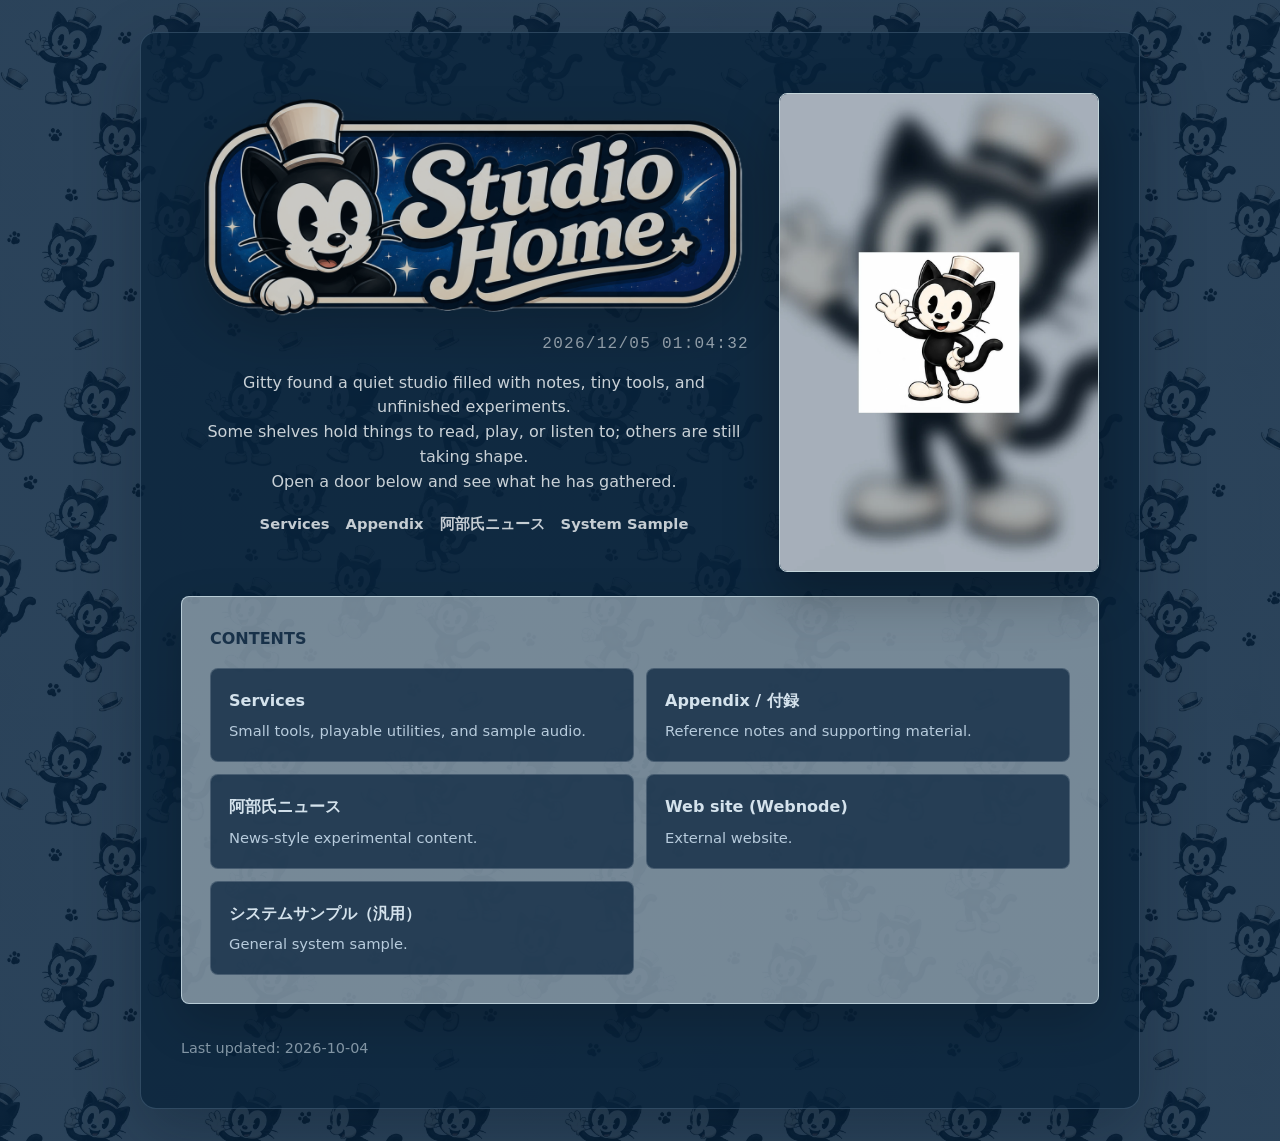
<file: index.html>
<!doctype html>
<html lang="ja">
<head>
  <meta charset="utf-8">
  <meta name="viewport" content="width=device-width, initial-scale=1">
  <title>Studio Home</title>
  <style>
    :root {
      --ink: #111820;
      --muted: #3f505b;
      --line: #bfd3dc;
      --paper: #f4fbff;
      --panel: #f8fbfd;
      --section-panel: rgba(219, 232, 238, 0.5);
      --navy: #0b3155;
      --blue: #2f86bf;
      --green: #70b866;
      --sun: #f4d35e;
    }

    * {
      box-sizing: border-box;
    }

    body {
      margin: 0;
      color: var(--ink);
      font-family: system-ui, -apple-system, BlinkMacSystemFont, "Segoe UI", sans-serif;
      line-height: 1.7;
      background:
        linear-gradient(rgba(8, 36, 63, 0.86), rgba(8, 36, 63, 0.86)),
        url("assets/pictures/site/gitty-back-staggered.webp") repeat,
        var(--navy);
      background-size: auto, 720px 720px, auto;
    }


    .hero {
      display: grid;
      grid-template-columns: minmax(0, 1fr) minmax(220px, 320px);
      gap: 12px;
      align-items: stretch;
      min-height: 0;
      padding-top: 20px;
      margin-bottom: 24px;
    }

    .hero > div {
      padding: 0 18px 20px;
      background: transparent;
    }

    .logo-wrap {
      position: relative;
      width: min(100%, 640px);
    }

    .clock {
      margin: 8px 0 0;
      padding: 0;
      color: rgba(248, 251, 253, 0.58);
      font-family: "Consolas", "SFMono-Regular", "Roboto Mono", monospace;
      font-size: clamp(0.78rem, 1.4vw, 1rem);
      letter-spacing: 0.08em;
      text-align: right;
    }

    .hero .logo {
      display: block;
      width: min(100%, 640px);
      height: auto;
      aspect-ratio: auto;
      object-fit: contain;
      opacity: 0.72;
      border: 0;
      border-radius: 0;
      box-shadow: none;
      filter: drop-shadow(0 18px 28px rgba(0, 0, 0, 0.26));
    }

    .intro {
      width: min(100%, 640px);
      margin: 12px 0 0;
      color: rgba(248, 251, 253, 0.8);
      font-size: 1rem;
      line-height: 1.55;
      text-align: center;
    }

    .quick-links {
      display: flex;
      flex-wrap: wrap;
      justify-content: center;
      gap: 8px 16px;
      width: min(100%, 640px);
      margin: 16px 0 0;
      padding: 0;
      list-style: none;
    }

    .quick-links a {
      color: rgba(248, 251, 253, 0.78);
      font-size: 0.92rem;
      font-weight: 700;
      text-decoration: none;
    }

    .quick-links a:hover,
    .quick-links a:focus-visible {
      color: #f8fbfd;
      text-decoration: underline;
      text-underline-offset: 4px;
      outline: none;
    }

    h1 {
      margin: 0;
      color: #f8fbfd;
      font-size: clamp(2.4rem, 7vw, 5rem);
      line-height: 1;
      letter-spacing: 0;
    }

    .lead {
      max-width: 34rem;
      margin: 20px 0 0;
      color: rgba(248, 251, 253, 0.78);
      font-size: 1.05rem;
    }

    .hero img {
      width: 100%;
      height: 100%;
      min-height: 0;
      object-fit: cover;
      border: 1px solid rgba(216, 232, 236, 0.9);
      border-radius: 8px;
      box-shadow: 0 22px 54px rgba(0, 0, 0, 0.28);
    }

    .contents {
      padding: 28px;
      background: var(--section-panel);
      border: 1px solid rgba(191, 211, 220, 0.9);
      border-radius: 8px;
      box-shadow: 0 18px 48px rgba(0, 0, 0, 0.18);
    }

    h2 {
      margin: 0 0 16px;
      font-size: 1rem;
      color: #183149;
      font-weight: 700;
      text-transform: uppercase;
    }

    .links {
      display: grid;
      grid-template-columns: repeat(2, minmax(0, 1fr));
      gap: 12px;
      padding: 0;
      margin: 0;
      list-style: none;
    }

    .links a {
      display: block;
      min-height: 86px;
      padding: 18px;
      color: #d4e2ec;
      text-decoration: none;
      background: rgba(8, 34, 60, 0.72);
      border: 1px solid rgba(208, 220, 230, 0.2);
      border-radius: 8px;
      transition: border-color 160ms ease, transform 160ms ease, box-shadow 160ms ease;
    }

    .links a:hover,
    .links a:focus-visible {
      border-color: rgba(232, 240, 246, 0.58);
      box-shadow: 0 10px 26px rgba(0, 0, 0, 0.18);
      transform: translateY(-2px);
      outline: none;
    }

    .label {
      display: block;
      font-weight: 700;
    }

    .note {
      display: block;
      margin-top: 4px;
      color: #b7cbdc;
      font-size: 0.92rem;
    }

    footer {
      margin-top: 32px;
      color: #8295a4;
      font-size: 0.9rem;
    }

    @media (max-width: 720px) {

      .hero {
        grid-template-columns: 1fr;
        min-height: auto;
        padding-top: 0;
        margin-bottom: 44px;
        gap: 28px;
      }

      .hero > div,
      .contents {
        padding: 16px;
      }

      .intro {
        margin-top: 18px;
      }

      .quick-links {
        margin-top: 18px;
      }

      .clock {
        font-size: 0.78rem;
      }

      .hero img {
        height: auto;
        aspect-ratio: 3 / 4;
        max-height: 360px;
      }

      .hero .logo {
        max-height: none;
      }

      .links {
        grid-template-columns: 1fr;
      }
    }
  </style>
  <link rel="stylesheet" href="assets/styles/studio.css">
</head>
<body>
  <main class="studio-page">
    <section class="hero" aria-labelledby="site-title">
      <div>
        <div class="logo-wrap">
          <img class="logo" id="site-title" src="assets/pictures/site/logo-studio-home-transparent-20260518.png" alt="Studio Home - A simple public entry point for notes, samples, and related contents.">
          <p class="clock" id="clock" aria-label="Current date and time">----/--/-- --:--:--</p>
        </div>
        <p class="intro">
          Gitty found a quiet studio filled with notes, tiny tools, and unfinished experiments.<br>
          Some shelves hold things to read, play, or listen to; others are still taking shape.<br>
          Open a door below and see what he has gathered.
        </p>
        <ul class="quick-links" aria-label="Quick links">
          <li><a href="services/">Services</a></li>
          <li><a href="appendix/">Appendix</a></li>
          <li><a href="abeshi-shimbun/">阿部氏ニュース</a></li>
          <li><a href="System_Sample/">System Sample</a></li>
        </ul>
      </div>
      <img id="hero-image" src="assets/pictures/site/nft-hero-01.webp" alt="Rotating studio image">
    </section>

    <section class="contents" aria-labelledby="contents-title">
      <h2 id="contents-title">Contents</h2>
      <ul class="links">
        <li>
          <a href="services/">
            <span class="label">Services</span>
            <span class="note">Small tools, playable utilities, and sample audio.</span>
          </a>
        </li>
        <li>
          <a href="appendix/">
            <span class="label">Appendix / 付録</span>
            <span class="note">Reference notes and supporting material.</span>
          </a>
        </li>
        <li>
          <a href="abeshi-shimbun/">
            <span class="label">阿部氏ニュース</span>
            <span class="note">News-style experimental content.</span>
          </a>
        </li>
        <li>
          <a href="https://a-so-fun.webnode.jp/">
            <span class="label">Web site (Webnode)</span>
            <span class="note">External website.</span>
          </a>
        </li>
        <li>
          <a href="System_Sample/">
            <span class="label">システムサンプル（汎用）</span>
            <span class="note">General system sample.</span>
          </a>
        </li>
      </ul>
    </section>

    <footer>
      Last updated: 2026-10-04
    </footer>
  </main>
  <script>
    const clock = document.getElementById("clock");
    const heroImage = document.getElementById("hero-image");
    const siteLogo = document.getElementById("site-title");
    const heroImages = [
      "assets/pictures/site/nft-hero-01.webp",
      "assets/pictures/site/gitty-hero-01.webp",
      "assets/pictures/site/nft-hero-02.webp",
      "assets/pictures/site/gitty-hero-02.webp",
      "assets/pictures/site/nft-hero-03.webp",
      "assets/pictures/site/gitty-hero-03.webp",
      "assets/pictures/site/nft-hero-04.webp",
      "assets/pictures/site/gitty-hero-04.webp",
      "assets/pictures/site/nft-hero-05.webp",
      "assets/pictures/site/gitty-hero-05.webp",
      "assets/pictures/site/nft-hero-06.webp",
      "assets/pictures/site/gitty-hero-06.webp"
    ];
    const logoOpacities = [0.64, 0.72, 0.78];

    function updateHeroImage() {
      const index = new Date().getHours() % heroImages.length;
      heroImage.src = heroImages[index];
    }

    function updateLogoOpacity() {
      const now = new Date();
      const slot = (now.getDate() * 48) + (now.getHours() * 2) + Math.floor(now.getMinutes() / 30);
      const index = (slot * 7 + 3) % logoOpacities.length;
      siteLogo.style.opacity = logoOpacities[index];
    }

    function updateClock() {
      const now = new Date();
      const date = now.toLocaleDateString("ja-JP", {
        year: "numeric",
        month: "2-digit",
        day: "2-digit"
      });
      const time = now.toLocaleTimeString("ja-JP", {
        hour: "2-digit",
        minute: "2-digit",
        second: "2-digit"
      });
      clock.textContent = `${date} ${time}`;
    }

    updateHeroImage();
    updateLogoOpacity();
    updateClock();
    setInterval(updateClock, 1000);
    setInterval(updateHeroImage, 60000);
    setInterval(updateLogoOpacity, 60000);
  </script>
</body>
</html>
</file>
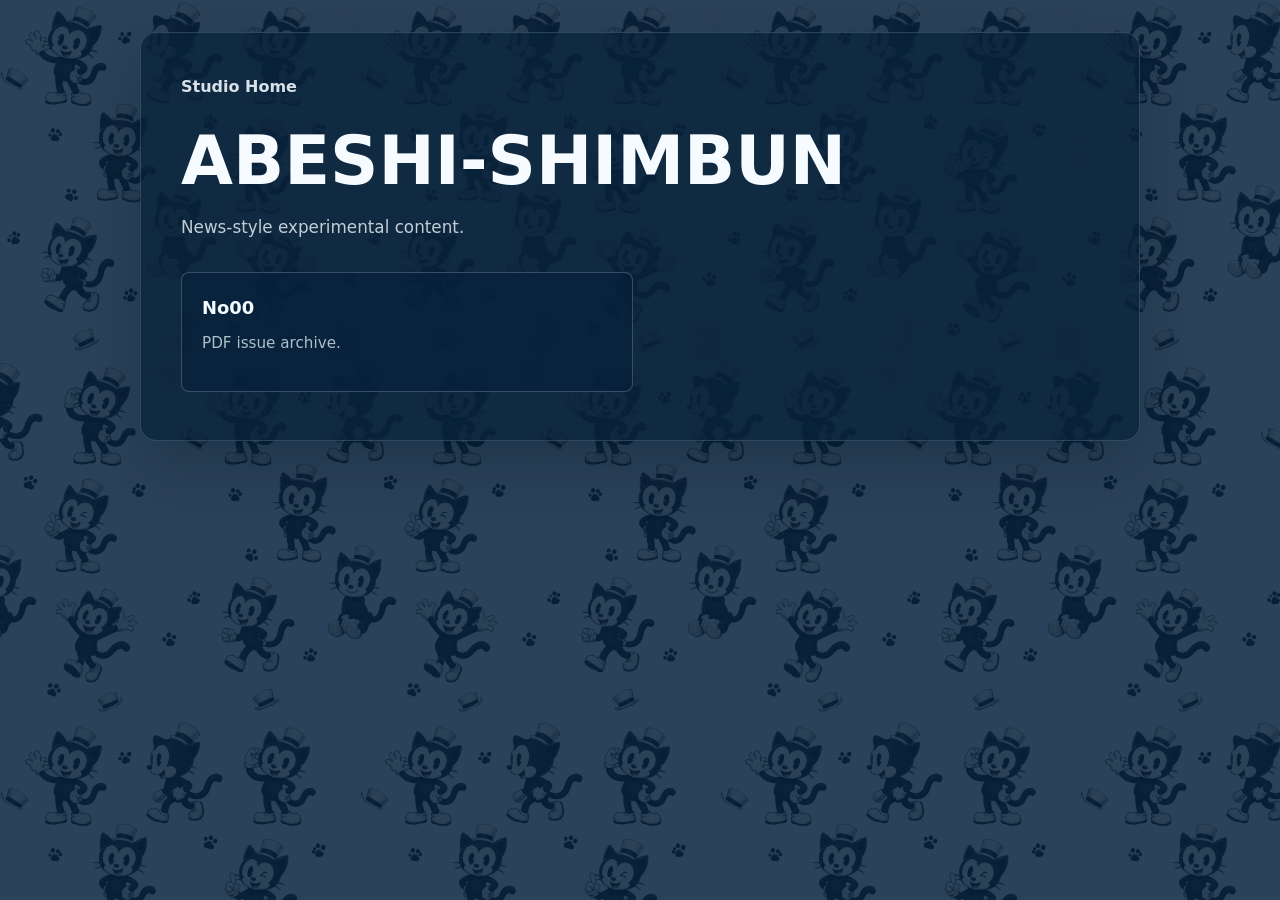
<file: abeshi-shimbun/index.html>
<!doctype html>
<html lang="ja">
<head>
  <meta charset="utf-8">
  <meta name="viewport" content="width=device-width, initial-scale=1">
  <title>ABESHI-SHIMBUN | Studio Home</title>
  <style>
    :root {
      --ink: #101820;
      --paper: #f5fbff;
      --navy: #0b3155;
      --panel-dark: rgba(8, 34, 60, 0.76);
    }

    * {
      box-sizing: border-box;
    }

    body {
      margin: 0;
      color: var(--ink);
      font-family: system-ui, -apple-system, BlinkMacSystemFont, "Segoe UI", sans-serif;
      line-height: 1.7;
      background:
        linear-gradient(rgba(8, 36, 63, 0.86), rgba(8, 36, 63, 0.86)),
        url("../assets/pictures/site/gitty-back-staggered.webp") repeat,
        var(--navy);
      background-size: auto, 720px 720px, auto;
    }


    nav {
      margin-bottom: 28px;
    }

    nav a {
      color: rgba(245, 251, 255, 0.88);
      text-decoration: none;
      font-weight: 700;
    }

    header {
      max-width: 680px;
      margin-bottom: 30px;
      color: var(--paper);
    }

    h1 {
      margin: 0;
      font-size: clamp(2.2rem, 6vw, 4.2rem);
      line-height: 1;
      letter-spacing: 0;
    }

    .lead {
      margin: 18px 0 0;
      color: rgba(245, 251, 255, 0.78);
      font-size: 1.05rem;
    }

    .link-list {
      display: grid;
      grid-template-columns: repeat(2, minmax(0, 1fr));
      gap: 14px;
      padding: 0;
      margin: 0;
      list-style: none;
    }

    .link-list a {
      display: block;
      min-height: 120px;
      padding: 20px;
      color: #d7e5ec;
      text-decoration: none;
      background: var(--panel-dark);
      border: 1px solid rgba(208, 220, 230, 0.24);
      border-radius: 8px;
      transition: border-color 160ms ease, transform 160ms ease, box-shadow 160ms ease;
    }

    .link-list a:hover,
    .link-list a:focus-visible {
      border-color: rgba(245, 251, 255, 0.62);
      box-shadow: 0 14px 30px rgba(0, 0, 0, 0.2);
      transform: translateY(-2px);
      outline: none;
    }

    .label {
      display: block;
      color: #f5fbff;
      font-size: 1.12rem;
      font-weight: 800;
    }

    .note {
      display: block;
      margin-top: 8px;
      color: #aebfca;
      font-size: 0.95rem;
    }

    @media (max-width: 720px) {

      .link-list {
        grid-template-columns: 1fr;
      }
    }
  </style>
  <link rel="stylesheet" href="../assets/styles/studio.css">
</head>
<body>
  <main class="studio-page">
    <nav><a href="../">Studio Home</a></nav>
    <header>
      <h1>ABESHI-SHIMBUN</h1>
      <p class="lead">News-style experimental content.</p>
    </header>

    <ul class="link-list">
      <li>
        <a href="abeSHI_NEWS00rev2.pdf">
          <span class="label">No00</span>
          <span class="note">PDF issue archive.</span>
        </a>
      </li>
    </ul>
  </main>
</body>
</html>
</file>
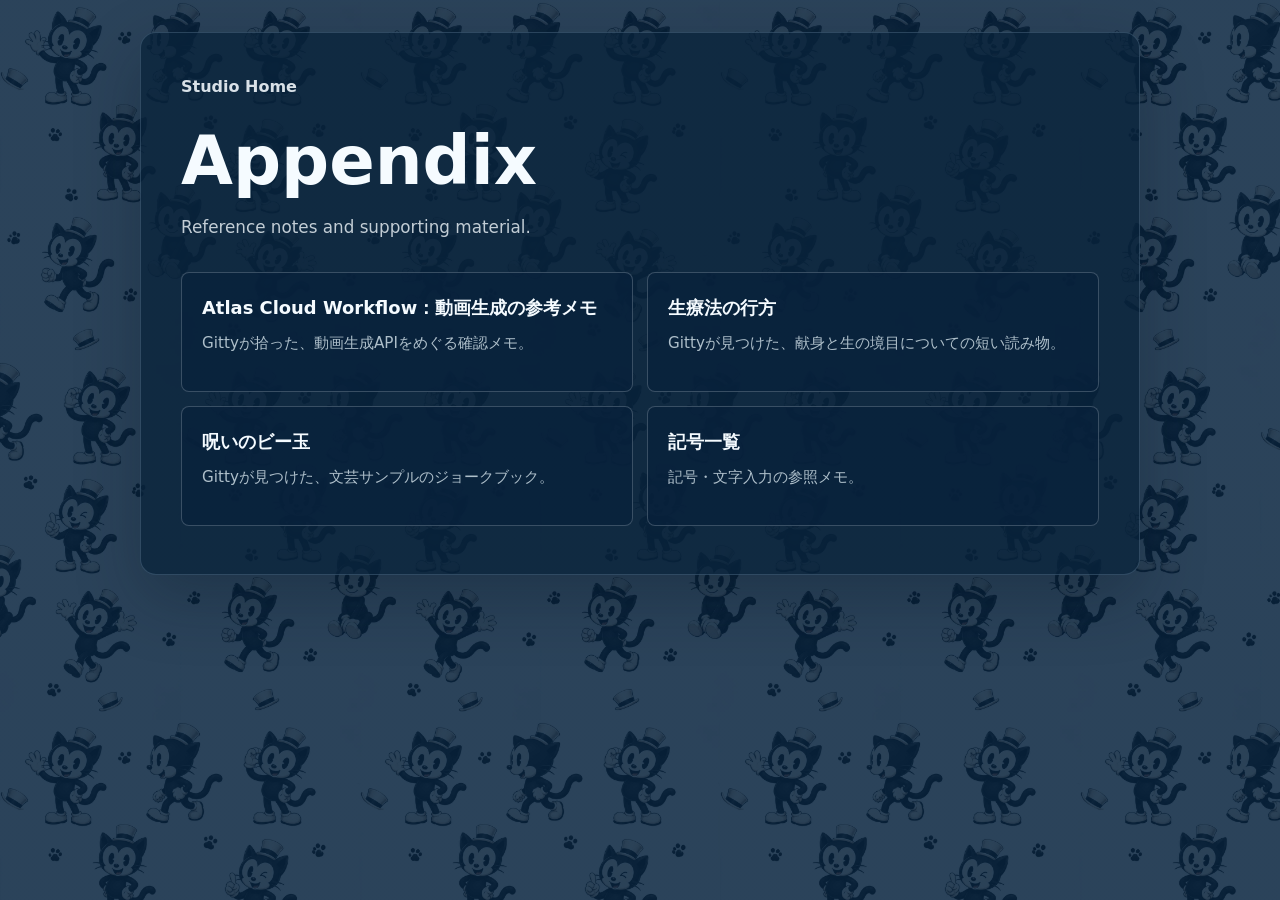
<file: appendix/index.html>
<!doctype html>
<html lang="ja">
<head>
  <meta charset="utf-8">
  <meta name="viewport" content="width=device-width, initial-scale=1">
  <title>Appendix | Studio Home</title>
  <style>
    :root {
      --ink: #101820;
      --paper: #f5fbff;
      --navy: #0b3155;
      --panel-dark: rgba(8, 34, 60, 0.76);
    }

    * {
      box-sizing: border-box;
    }

    body {
      margin: 0;
      color: var(--ink);
      font-family: system-ui, -apple-system, BlinkMacSystemFont, "Segoe UI", sans-serif;
      line-height: 1.7;
      background:
        linear-gradient(rgba(8, 36, 63, 0.86), rgba(8, 36, 63, 0.86)),
        url("../assets/pictures/site/gitty-back-staggered.webp") repeat,
        var(--navy);
      background-size: auto, 720px 720px, auto;
    }


    nav {
      margin-bottom: 28px;
    }

    nav a {
      color: rgba(245, 251, 255, 0.88);
      text-decoration: none;
      font-weight: 700;
    }

    header {
      max-width: 680px;
      margin-bottom: 30px;
      color: var(--paper);
    }

    h1 {
      margin: 0;
      font-size: clamp(2.2rem, 6vw, 4.2rem);
      line-height: 1;
      letter-spacing: 0;
    }

    .lead {
      margin: 18px 0 0;
      color: rgba(245, 251, 255, 0.78);
      font-size: 1.05rem;
    }

    .link-list {
      display: grid;
      grid-template-columns: repeat(2, minmax(0, 1fr));
      gap: 14px;
      padding: 0;
      margin: 0;
      list-style: none;
    }

    .link-list a {
      display: block;
      min-height: 120px;
      padding: 20px;
      color: #d7e5ec;
      text-decoration: none;
      background: var(--panel-dark);
      border: 1px solid rgba(208, 220, 230, 0.24);
      border-radius: 8px;
      transition: border-color 160ms ease, transform 160ms ease, box-shadow 160ms ease;
    }

    .link-list a:hover,
    .link-list a:focus-visible {
      border-color: rgba(245, 251, 255, 0.62);
      box-shadow: 0 14px 30px rgba(0, 0, 0, 0.2);
      transform: translateY(-2px);
      outline: none;
    }

    .label {
      display: block;
      color: #f5fbff;
      font-size: 1.12rem;
      font-weight: 800;
    }

    .note {
      display: block;
      margin-top: 8px;
      color: #aebfca;
      font-size: 0.95rem;
    }

    @media (max-width: 720px) {

      .link-list {
        grid-template-columns: 1fr;
      }
    }
  </style>
  <link rel="stylesheet" href="../assets/styles/studio.css">
</head>
<body>
  <main class="studio-page">
    <nav><a href="../">Studio Home</a></nav>
    <header>
      <h1>Appendix</h1>
      <p class="lead">Reference notes and supporting material.</p>
    </header>

    <ul class="link-list">
      <li>
        <a href="atlascloud-workflow-video.html">
          <span class="label">Atlas Cloud Workflow：動画生成の参考メモ</span>
          <span class="note">Gittyが拾った、動画生成APIをめぐる確認メモ。</span>
        </a>
      </li>
      <li>
        <a href="life-therapy.html">
          <span class="label">生療法の行方</span>
          <span class="note">Gittyが見つけた、献身と生の境目についての短い読み物。</span>
        </a>
      </li>
      <li>
        <a href="cursed-marble.html">
          <span class="label">呪いのビー玉</span>
          <span class="note">Gittyが見つけた、文芸サンプルのジョークブック。</span>
        </a>
      </li>
      <li>
        <a href="kigoh777.html">
          <span class="label">記号一覧</span>
          <span class="note">記号・文字入力の参照メモ。</span>
        </a>
      </li>
    </ul>
  </main>
</body>
</html>
</file>
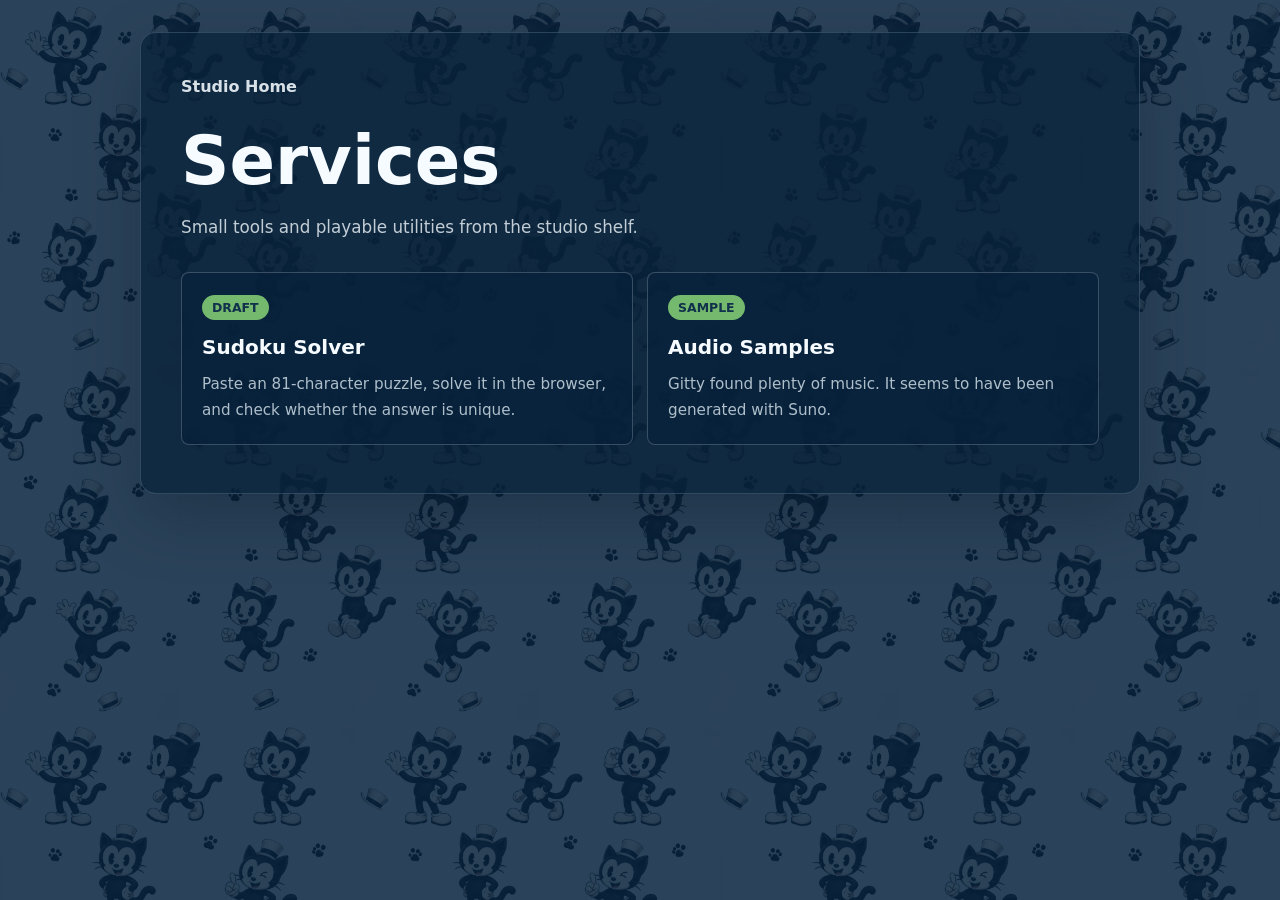
<file: services/index.html>
<!doctype html>
<html lang="ja">
<head>
  <meta charset="utf-8">
  <meta name="viewport" content="width=device-width, initial-scale=1">
  <title>Services | Studio Home</title>
  <style>
    :root {
      --ink: #101820;
      --paper: #f5fbff;
      --muted: #5e7080;
      --line: rgba(190, 211, 222, 0.82);
      --navy: #0b3155;
      --panel: rgba(245, 251, 255, 0.82);
      --panel-dark: rgba(8, 34, 60, 0.76);
      --accent: #74b96d;
    }

    * {
      box-sizing: border-box;
    }

    body {
      margin: 0;
      color: var(--ink);
      font-family: system-ui, -apple-system, BlinkMacSystemFont, "Segoe UI", sans-serif;
      line-height: 1.7;
      background:
        linear-gradient(rgba(8, 36, 63, 0.86), rgba(8, 36, 63, 0.86)),
        url("../assets/pictures/site/gitty-back-staggered.webp") repeat,
        var(--navy);
      background-size: auto, 720px 720px, auto;
    }


    nav {
      margin-bottom: 28px;
    }

    nav a {
      color: rgba(245, 251, 255, 0.88);
      text-decoration: none;
      font-weight: 700;
    }

    header {
      max-width: 680px;
      margin-bottom: 30px;
      color: var(--paper);
    }

    h1 {
      margin: 0;
      font-size: clamp(2.2rem, 6vw, 4.2rem);
      line-height: 1;
      letter-spacing: 0;
    }

    .lead {
      margin: 18px 0 0;
      color: rgba(245, 251, 255, 0.78);
      font-size: 1.05rem;
    }

    .service-list {
      display: grid;
      grid-template-columns: repeat(2, minmax(0, 1fr));
      gap: 14px;
      padding: 0;
      margin: 0;
      list-style: none;
    }

    .service-list a {
      display: block;
      min-height: 148px;
      padding: 20px;
      color: #d7e5ec;
      text-decoration: none;
      background: var(--panel-dark);
      border: 1px solid rgba(208, 220, 230, 0.24);
      border-radius: 8px;
      transition: border-color 160ms ease, transform 160ms ease, box-shadow 160ms ease;
    }

    .service-list a:hover,
    .service-list a:focus-visible {
      border-color: rgba(245, 251, 255, 0.62);
      box-shadow: 0 14px 30px rgba(0, 0, 0, 0.2);
      transform: translateY(-2px);
      outline: none;
    }

    .status {
      display: inline-block;
      margin-bottom: 10px;
      color: #11304b;
      background: var(--accent);
      border-radius: 999px;
      padding: 2px 10px;
      font-size: 0.78rem;
      font-weight: 800;
      text-transform: uppercase;
    }

    h2 {
      margin: 0;
      color: #f5fbff;
      font-size: 1.25rem;
      letter-spacing: 0;
    }

    .note {
      display: block;
      margin-top: 8px;
      color: #aebfca;
      font-size: 0.95rem;
    }

    @media (max-width: 720px) {

      .service-list {
        grid-template-columns: 1fr;
      }
    }
  </style>
  <link rel="stylesheet" href="../assets/styles/studio.css">
</head>
<body>
  <main class="studio-page">
    <nav><a href="../">Studio Home</a></nav>
    <header>
      <h1>Services</h1>
      <p class="lead">Small tools and playable utilities from the studio shelf.</p>
    </header>

    <ul class="service-list">
      <li>
        <a href="sudoku/">
          <span class="status">Draft</span>
          <h2>Sudoku Solver</h2>
          <span class="note">Paste an 81-character puzzle, solve it in the browser, and check whether the answer is unique.</span>
        </a>
      </li>
      <li>
        <a href="music/">
          <span class="status">Sample</span>
          <h2>Audio Samples</h2>
          <span class="note">Gitty found plenty of music. It seems to have been generated with Suno.</span>
        </a>
      </li>
    </ul>
  </main>
</body>
</html>
</file>
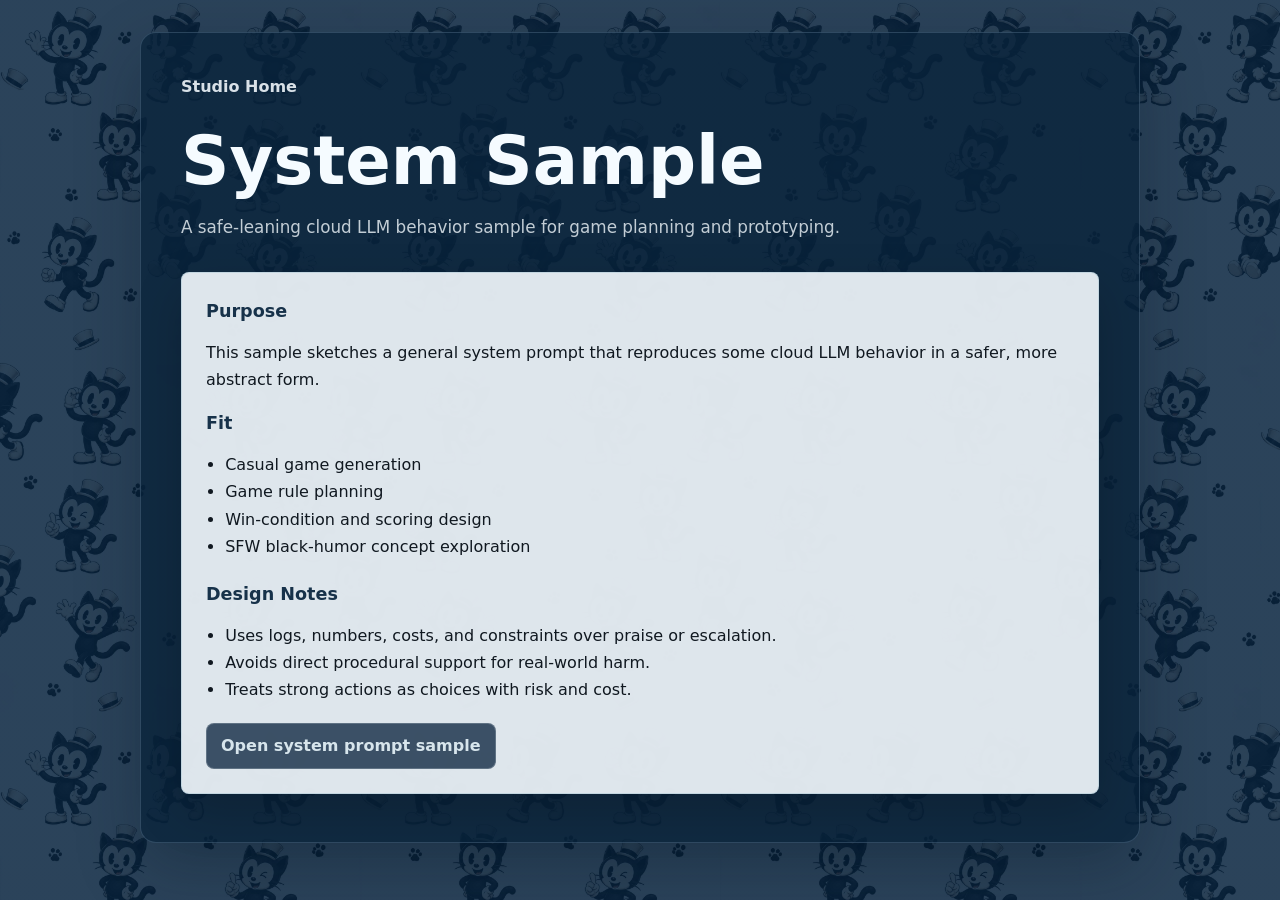
<file: System_Sample/index.html>
<!doctype html>
<html lang="ja">
<head>
  <meta charset="utf-8">
  <meta name="viewport" content="width=device-width, initial-scale=1">
  <title>System Sample | Studio Home</title>
  <style>
    :root {
      --ink: #101820;
      --paper: #f5fbff;
      --navy: #0b3155;
      --panel: rgba(245, 251, 255, 0.9);
      --panel-dark: rgba(8, 34, 60, 0.76);
      --muted: #5e7080;
      --line: rgba(190, 211, 222, 0.82);
    }

    * {
      box-sizing: border-box;
    }

    body {
      margin: 0;
      color: var(--ink);
      font-family: system-ui, -apple-system, BlinkMacSystemFont, "Segoe UI", sans-serif;
      line-height: 1.7;
      background:
        linear-gradient(rgba(8, 36, 63, 0.86), rgba(8, 36, 63, 0.86)),
        url("../assets/pictures/site/gitty-back-staggered.webp") repeat,
        var(--navy);
      background-size: auto, 720px 720px, auto;
    }


    nav {
      margin-bottom: 28px;
    }

    nav a {
      color: rgba(245, 251, 255, 0.88);
      text-decoration: none;
      font-weight: 700;
    }

    header {
      max-width: 760px;
      margin-bottom: 30px;
      color: var(--paper);
    }

    h1 {
      margin: 0;
      font-size: clamp(2.2rem, 6vw, 4.2rem);
      line-height: 1;
      letter-spacing: 0;
    }

    .lead {
      margin: 18px 0 0;
      color: rgba(245, 251, 255, 0.78);
      font-size: 1.05rem;
    }

    .panel {
      padding: 24px;
      background: var(--panel);
      border: 1px solid var(--line);
      border-radius: 8px;
      box-shadow: 0 18px 48px rgba(0, 0, 0, 0.18);
    }

    h2 {
      margin: 0 0 12px;
      color: #17324a;
      font-size: 1.1rem;
    }

    p {
      margin: 0 0 16px;
    }

    ul {
      margin: 0 0 20px;
      padding-left: 1.2rem;
    }

    .sample-link {
      display: inline-block;
      min-height: 42px;
      padding: 8px 14px;
      color: #d7e5ec;
      text-decoration: none;
      font-weight: 800;
      background: var(--panel-dark);
      border: 1px solid rgba(208, 220, 230, 0.24);
      border-radius: 8px;
    }

    .sample-link:hover,
    .sample-link:focus-visible {
      color: #f5fbff;
      border-color: rgba(245, 251, 255, 0.62);
      outline: none;
    }

    @media (max-width: 720px) {

      .panel {
        padding: 20px;
      }
    }
  </style>
  <link rel="stylesheet" href="../assets/styles/studio.css">
</head>
<body>
  <main class="studio-page">
    <nav><a href="../">Studio Home</a></nav>
    <header>
      <h1>System Sample</h1>
      <p class="lead">A safe-leaning cloud LLM behavior sample for game planning and prototyping.</p>
    </header>

    <section class="panel">
      <h2>Purpose</h2>
      <p>This sample sketches a general system prompt that reproduces some cloud LLM behavior in a safer, more abstract form.</p>

      <h2>Fit</h2>
      <ul>
        <li>Casual game generation</li>
        <li>Game rule planning</li>
        <li>Win-condition and scoring design</li>
        <li>SFW black-humor concept exploration</li>
      </ul>

      <h2>Design Notes</h2>
      <ul>
        <li>Uses logs, numbers, costs, and constraints over praise or escalation.</li>
        <li>Avoids direct procedural support for real-world harm.</li>
        <li>Treats strong actions as choices with risk and cost.</li>
      </ul>

      <a class="sample-link" href="system-prompt.html">Open system prompt sample</a>
    </section>
  </main>
</body>
</html>
</file>
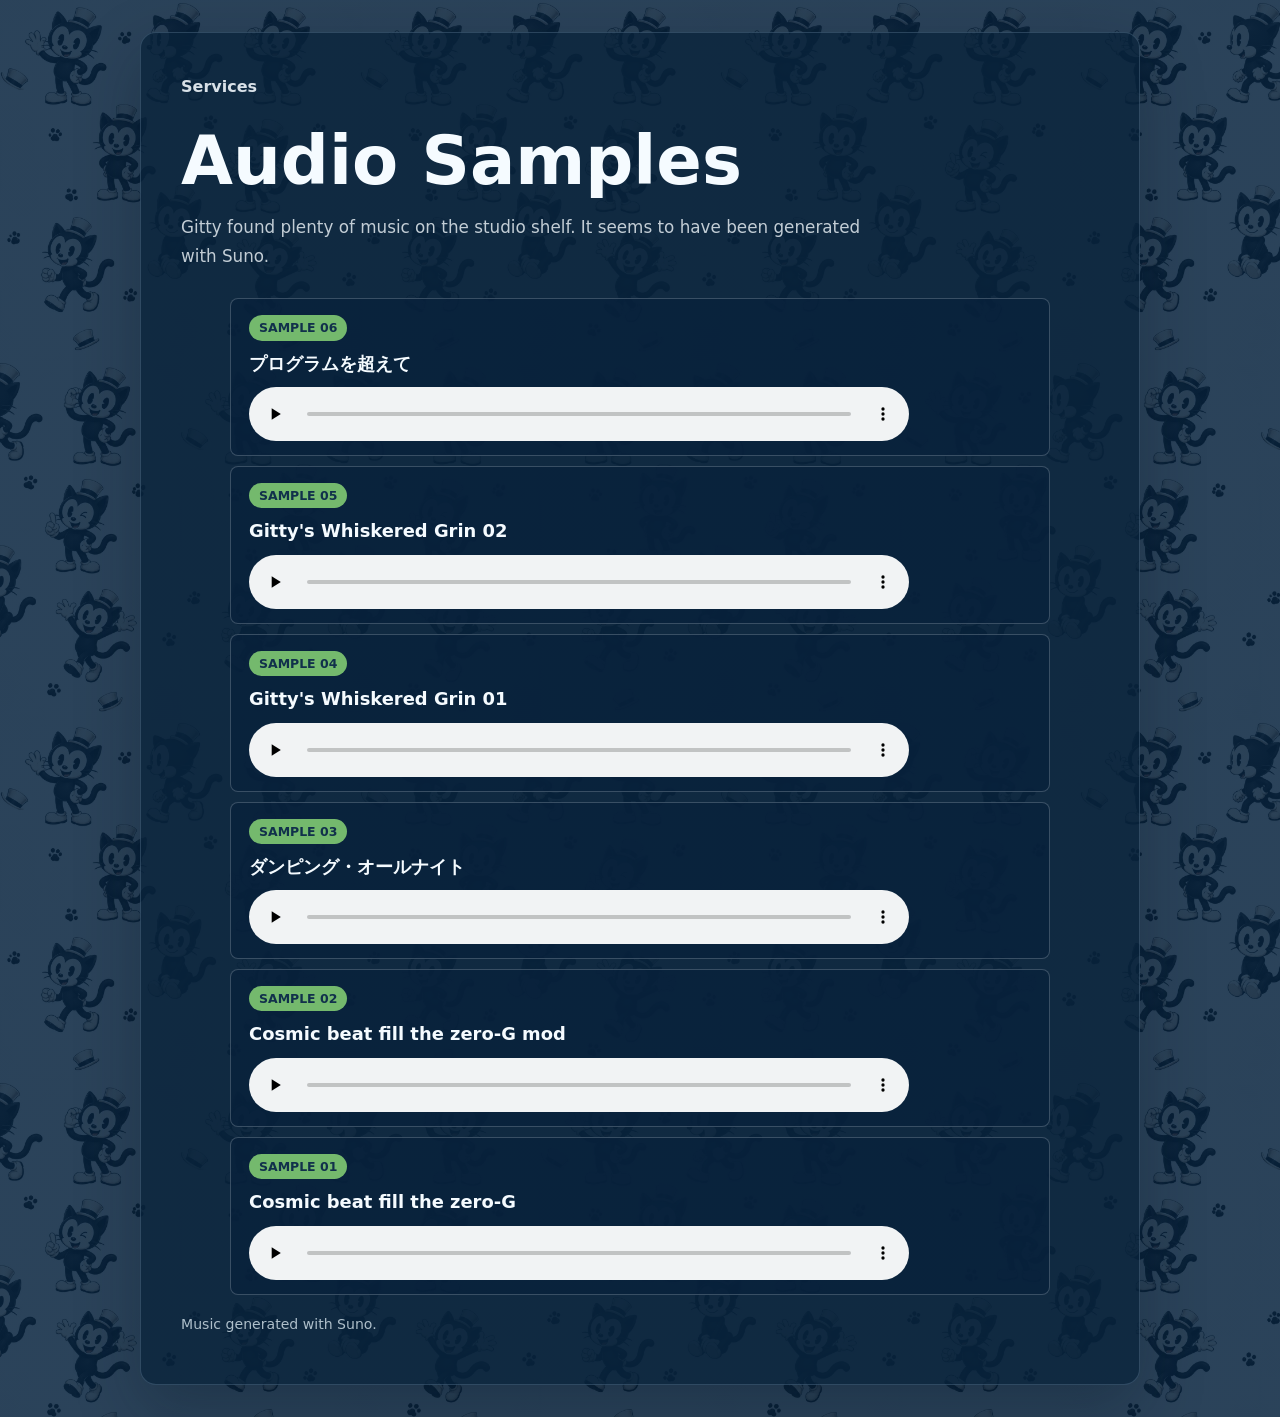
<file: services/music/index.html>
<!doctype html>
<html lang="ja">
<head>
  <meta charset="utf-8">
  <meta name="viewport" content="width=device-width, initial-scale=1">
  <title>Audio Samples | Services | Studio Home</title>
  <style>
    :root {
      --ink: #101820;
      --paper: #f5fbff;
      --muted: #aebfca;
      --navy: #0b3155;
      --panel-dark: rgba(8, 34, 60, 0.76);
      --accent: #74b96d;
    }

    * {
      box-sizing: border-box;
    }

    body {
      margin: 0;
      color: var(--ink);
      font-family: system-ui, -apple-system, BlinkMacSystemFont, "Segoe UI", sans-serif;
      line-height: 1.7;
      background:
        linear-gradient(rgba(8, 36, 63, 0.86), rgba(8, 36, 63, 0.86)),
        url("../../assets/pictures/site/gitty-back-staggered.webp") repeat,
        var(--navy);
      background-size: auto, 720px 720px, auto;
    }


    nav {
      margin-bottom: 28px;
    }

    nav a {
      color: rgba(245, 251, 255, 0.88);
      text-decoration: none;
      font-weight: 700;
    }

    header {
      max-width: 680px;
      margin-bottom: 28px;
      color: var(--paper);
    }

    h1 {
      margin: 0;
      font-size: clamp(2.2rem, 6vw, 4.2rem);
      line-height: 1;
      letter-spacing: 0;
    }

    .lead {
      margin: 18px 0 0;
      color: rgba(245, 251, 255, 0.78);
      font-size: 1.05rem;
    }

    .track-list {
      display: grid;
      gap: 10px;
      max-width: 820px;
      padding: 0;
      margin: 0 auto;
      list-style: none;
    }

    .track {
      padding: 14px 18px;
      color: #d7e5ec;
      background: var(--panel-dark);
      border: 1px solid rgba(208, 220, 230, 0.24);
      border-radius: 8px;
    }

    .status {
      display: inline-block;
      margin-bottom: 8px;
      color: #11304b;
      background: var(--accent);
      border-radius: 999px;
      padding: 2px 10px;
      font-size: 0.78rem;
      font-weight: 800;
      text-transform: uppercase;
    }

    h2 {
      margin: 0 0 8px;
      color: #f5fbff;
      font-size: 1.12rem;
      letter-spacing: 0;
    }

    audio {
      display: block;
      width: 100%;
      max-width: 660px;
    }

    .credit {
      margin: 18px 0 0;
      color: var(--muted);
      font-size: 0.88rem;
    }

  </style>
  <link rel="stylesheet" href="../../assets/styles/studio.css">
</head>
<body>
  <main class="studio-page">
    <nav><a href="../">Services</a></nav>
    <header>
      <h1>Audio Samples</h1>
      <p class="lead">Gitty found plenty of music on the studio shelf. It seems to have been generated with Suno.</p>
    </header>

    <ul class="track-list">
      <li class="track">
        <span class="status">Sample 06</span>
        <h2>プログラムを超えて</h2>
        <audio controls preload="none">
          <source src="../../assets/music/track06_beyond-the-program.mp3" type="audio/mpeg">
        </audio>
      </li>
      <li class="track">
        <span class="status">Sample 05</span>
        <h2>Gitty's Whiskered Grin 02</h2>
        <audio controls preload="none">
          <source src="../../assets/music/track05_gitty-whiskered-grin-02.mp3" type="audio/mpeg">
        </audio>
      </li>
      <li class="track">
        <span class="status">Sample 04</span>
        <h2>Gitty's Whiskered Grin 01</h2>
        <audio controls preload="none">
          <source src="../../assets/music/track04_gitty-whiskered-grin-01.mp3" type="audio/mpeg">
        </audio>
      </li>
      <li class="track">
        <span class="status">Sample 03</span>
        <h2>ダンピング・オールナイト</h2>
        <audio controls preload="none">
          <source src="../../assets/music/track03_dumping-all-night.mp3" type="audio/mpeg">
        </audio>
      </li>
      <li class="track">
        <span class="status">Sample 02</span>
        <h2>Cosmic beat fill the zero-G mod</h2>
        <audio controls preload="none">
          <source src="../../assets/music/track02_zero-g-mod.mp3" type="audio/mpeg">
        </audio>
      </li>
      <li class="track">
        <span class="status">Sample 01</span>
        <h2>Cosmic beat fill the zero-G</h2>
        <audio controls preload="none">
          <source src="../../assets/music/track01_zero-g.mp3" type="audio/mpeg">
        </audio>
      </li>
    </ul>

    <p class="credit">Music generated with Suno.</p>
  </main>
</body>
</html>
</file>
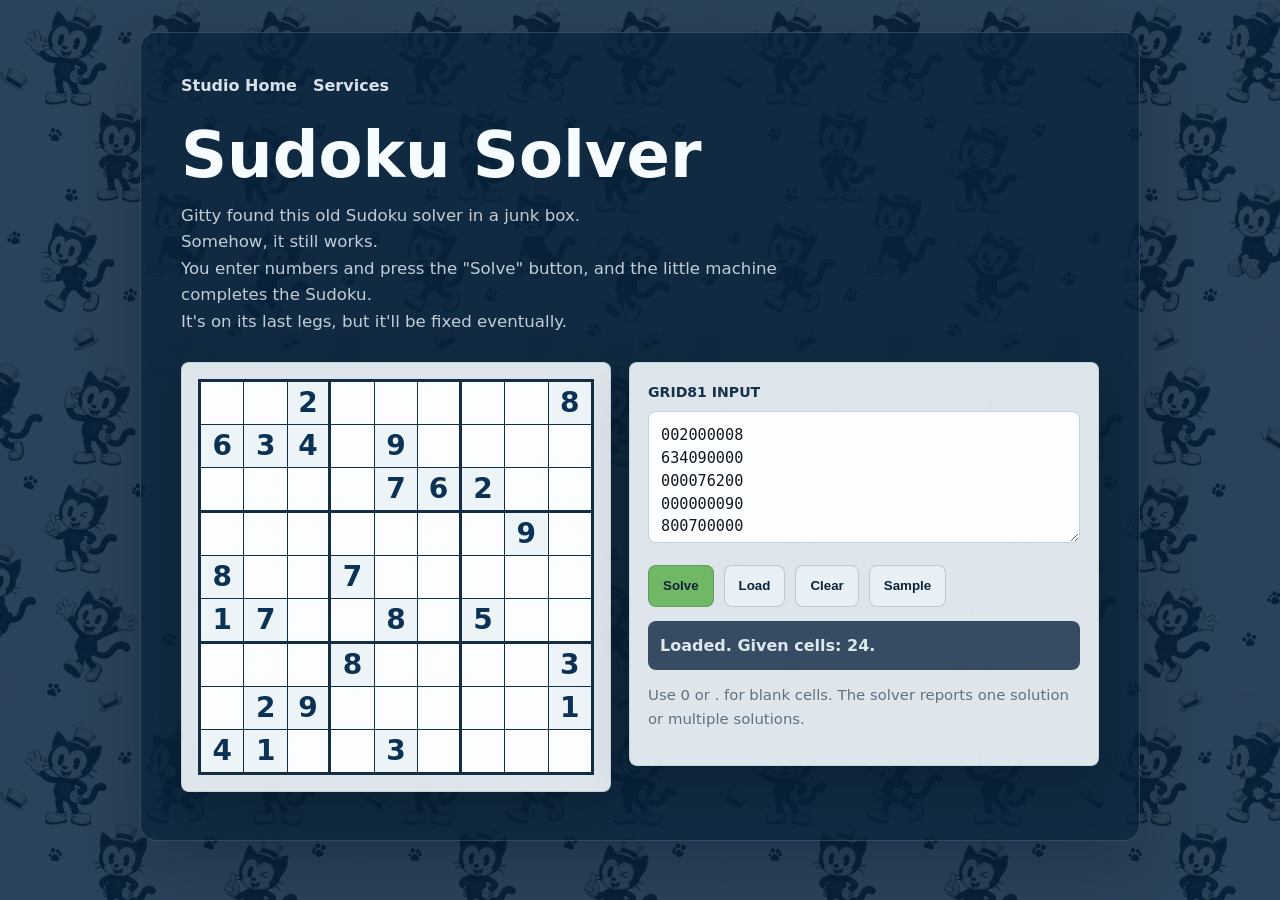
<file: services/sudoku/index.html>
<!doctype html>
<html lang="ja">
<head>
  <meta charset="utf-8">
  <meta name="viewport" content="width=device-width, initial-scale=1">
  <title>Sudoku Solver | Studio Home</title>
  <style>
    :root {
      --ink: #101820;
      --paper: #f5fbff;
      --muted: #607180;
      --line: #bfd3dc;
      --navy: #0b3155;
      --panel: rgba(245, 251, 255, 0.9);
      --panel-dark: rgba(8, 34, 60, 0.78);
      --accent: #70b866;
      --warn: #d9825b;
    }

    * {
      box-sizing: border-box;
    }

    body {
      margin: 0;
      color: var(--ink);
      font-family: system-ui, -apple-system, BlinkMacSystemFont, "Segoe UI", sans-serif;
      line-height: 1.6;
      background:
        linear-gradient(rgba(8, 36, 63, 0.86), rgba(8, 36, 63, 0.86)),
        url("../../assets/pictures/site/gitty-back-staggered.webp") repeat,
        var(--navy);
      background-size: auto, 720px 720px, auto;
    }


    nav {
      display: flex;
      gap: 16px;
      margin-bottom: 24px;
      flex-wrap: wrap;
    }

    nav a {
      color: rgba(245, 251, 255, 0.88);
      text-decoration: none;
      font-weight: 700;
    }

    header {
      max-width: 720px;
      margin-bottom: 26px;
      color: var(--paper);
    }

    h1 {
      margin: 0;
      font-size: clamp(2.1rem, 6vw, 4rem);
      line-height: 1;
      letter-spacing: 0;
    }

    .lead {
      margin: 16px 0 0;
      color: rgba(245, 251, 255, 0.78);
      font-size: 1.04rem;
      max-width: 40rem;
    }

    .tool {
      display: grid;
      grid-template-columns: minmax(292px, 430px) minmax(0, 1fr);
      gap: 18px;
      align-items: start;
    }

    .board-wrap,
    .side {
      background: var(--panel);
      border: 1px solid rgba(191, 211, 220, 0.9);
      border-radius: 8px;
      box-shadow: 0 18px 48px rgba(0, 0, 0, 0.18);
    }

    .board-wrap {
      padding: 16px;
    }

    .board {
      display: grid;
      grid-template-columns: repeat(9, 1fr);
      width: 100%;
      aspect-ratio: 1;
      border: 3px solid #142f45;
      background: #142f45;
      gap: 1px;
    }

    .cell {
      width: 100%;
      min-width: 0;
      height: 100%;
      min-height: 0;
      padding: 0;
      border: 0;
      color: var(--ink);
      background: #fbfdff;
      font: 700 clamp(1.05rem, 5vw, 1.75rem) / 1 system-ui, sans-serif;
      text-align: center;
      outline: none;
    }

    .cell:focus {
      background: #eef8ff;
      box-shadow: inset 0 0 0 2px #2f86bf;
    }

    .cell:nth-child(3n) {
      border-right: 2px solid #142f45;
    }

    .cell:nth-child(n+19):nth-child(-n+27),
    .cell:nth-child(n+46):nth-child(-n+54) {
      border-bottom: 2px solid #142f45;
    }

    .cell:nth-child(9n) {
      border-right: 0;
    }

    .given {
      color: #0b3155;
      background: #edf4f8;
    }

    .solved {
      color: #17324a;
      background: #fbfdff;
    }

    .side {
      padding: 18px;
    }

    label {
      display: block;
      margin: 0 0 8px;
      color: #17324a;
      font-size: 0.88rem;
      font-weight: 800;
      text-transform: uppercase;
    }

    textarea {
      width: 100%;
      min-height: 132px;
      padding: 12px;
      color: var(--ink);
      font: 0.95rem / 1.5 "Consolas", "SFMono-Regular", "Roboto Mono", monospace;
      resize: vertical;
      border: 1px solid var(--line);
      border-radius: 8px;
      background: #fbfdff;
    }

    .actions {
      display: flex;
      flex-wrap: wrap;
      gap: 10px;
      margin: 14px 0;
    }

    button {
      min-height: 42px;
      padding: 0 14px;
      color: #0a2237;
      font-weight: 800;
      border: 1px solid rgba(18, 47, 69, 0.2);
      border-radius: 8px;
      background: #e8f0f5;
      cursor: pointer;
    }

    button.primary {
      color: #102238;
      background: var(--accent);
    }

    button:hover,
    button:focus-visible {
      filter: brightness(1.04);
      outline: none;
    }

    .status {
      min-height: 48px;
      margin-top: 12px;
      padding: 12px;
      color: #dbe8ef;
      background: var(--panel-dark);
      border-radius: 8px;
      font-weight: 700;
    }

    .status.warn {
      color: #2b170f;
      background: #f2c4ae;
    }

    .output {
      margin-top: 14px;
      color: var(--muted);
      font-size: 0.93rem;
    }

    @media (max-width: 820px) {

      .tool {
        grid-template-columns: 1fr;
      }

      .board-wrap {
        padding: 16px;
      }

      .board {
        width: 100%;
        margin: 0 auto;
      }
    }
  </style>
  <link rel="stylesheet" href="../../assets/styles/studio.css">
</head>
<body>
  <main class="studio-page">
    <nav>
      <a href="../../">Studio Home</a>
      <a href="../">Services</a>
    </nav>
    <header>
      <h1>Sudoku Solver</h1>
      <p class="lead">
        Gitty found this old Sudoku solver in a junk box.<br>
        Somehow, it still works.<br>
        You enter numbers and press the "Solve" button, and the little machine completes the Sudoku.<br>
        It's on its last legs, but it'll be fixed eventually.
      </p>
    </header>

    <section class="tool" aria-label="Sudoku solver">
      <div class="board-wrap">
        <div class="board" id="board" aria-label="Sudoku board"></div>
      </div>

      <div class="side">
        <label for="grid-input">Grid81 input</label>
        <textarea id="grid-input" spellcheck="false">002000008634090000000076200000000090800700000170080500000800003029000001410030000</textarea>
        <div class="actions">
          <button class="primary" id="solve-button" type="button">Solve</button>
          <button id="load-button" type="button">Load</button>
          <button id="clear-button" type="button">Clear</button>
          <button id="sample-button" type="button">Sample</button>
        </div>
        <div class="status" id="status">Ready.</div>
        <p class="output" id="output">Use 0 or . for blank cells. The solver reports one solution or multiple solutions.</p>
      </div>
    </section>
  </main>

  <script>
    const N = 9;
    const DIGITS = [1, 2, 3, 4, 5, 6, 7, 8, 9];
    const sampleGrid = "002000008634090000000076200000000090800700000170080500000800003029000001410030000";
    const board = document.getElementById("board");
    const input = document.getElementById("grid-input");
    const statusBox = document.getElementById("status");
    const output = document.getElementById("output");
    const cells = [];

    function setStatus(message, isWarning = false) {
      statusBox.textContent = message;
      statusBox.classList.toggle("warn", isWarning);
    }

    function normalizeGrid(value) {
      return value.replace(/\./g, "0").replace(/[^0-9]/g, "");
    }

    function parseGrid81(value) {
      const s = normalizeGrid(value);
      if (s.length !== 81) {
        throw new Error("Grid must contain exactly 81 digits.");
      }
      return Array.from({ length: N }, (_, r) =>
        Array.from({ length: N }, (_, c) => Number(s[r * N + c]))
      );
    }

    function gridToGrid81(grid) {
      return grid.flat().join("");
    }

    function formatGrid81(value) {
      const s = normalizeGrid(value).padEnd(81, "0").slice(0, 81);
      return Array.from({ length: N }, (_, r) => s.slice(r * N, r * N + N)).join("\n");
    }

    function candidates(grid, r, c) {
      if (grid[r][c] !== 0) return [];
      const used = new Set();
      for (let i = 0; i < N; i += 1) {
        if (grid[r][i]) used.add(grid[r][i]);
        if (grid[i][c]) used.add(grid[i][c]);
      }
      const br = Math.floor(r / 3) * 3;
      const bc = Math.floor(c / 3) * 3;
      for (let y = 0; y < 3; y += 1) {
        for (let x = 0; x < 3; x += 1) {
          if (grid[br + y][bc + x]) used.add(grid[br + y][bc + x]);
        }
      }
      return DIGITS.filter((n) => !used.has(n));
    }

    function findMrvCell(grid) {
      let best = null;
      let bestCandidates = null;
      for (let r = 0; r < N; r += 1) {
        for (let c = 0; c < N; c += 1) {
          if (grid[r][c] === 0) {
            const cand = candidates(grid, r, c);
            if (cand.length === 0) return { contradiction: true };
            if (!best || cand.length < bestCandidates.length) {
              best = { r, c };
              bestCandidates = cand;
              if (cand.length === 1) return { ...best, candidates: cand };
            }
          }
        }
      }
      return best ? { ...best, candidates: bestCandidates } : null;
    }

    function solveCount(grid, limit = 2) {
      const solutions = [];

      function dfs() {
        if (solutions.length >= limit) return;
        const mrv = findMrvCell(grid);
        if (mrv === null) {
          solutions.push(grid.map((row) => row.slice()));
          return;
        }
        if (mrv.contradiction) return;
        for (const value of mrv.candidates) {
          grid[mrv.r][mrv.c] = value;
          dfs();
          grid[mrv.r][mrv.c] = 0;
          if (solutions.length >= limit) return;
        }
      }

      dfs();
      return solutions;
    }

    function readBoard() {
      const chars = cells.map((cell) => cell.value || "0").join("");
      input.value = formatGrid81(chars);
      return parseGrid81(chars);
    }

    function renderGrid(grid, givenGrid = null) {
      cells.forEach((cell, index) => {
        const r = Math.floor(index / N);
        const c = index % N;
        const value = grid[r][c];
        cell.value = value ? String(value) : "";
        const given = givenGrid ? givenGrid[r][c] !== 0 : value !== 0;
        cell.classList.toggle("given", given);
        cell.classList.toggle("solved", Boolean(givenGrid) && !given);
      });
      input.value = formatGrid81(gridToGrid81(grid));
    }

    function loadInput() {
      const grid = parseGrid81(input.value);
      renderGrid(grid);
      output.textContent = "Use 0 or . for blank cells. The solver reports one solution or multiple solutions.";
      const givenCount = gridToGrid81(grid).replace(/0/g, "").length;
      setStatus(`Loaded. Given cells: ${givenCount}.`);
    }

    function solveInput() {
      const source = readBoard();
      const working = source.map((row) => row.slice());
      const solutions = solveCount(working, 2);
      if (solutions.length === 0) {
        setStatus("No solution found.", true);
        output.textContent = "Check for duplicated numbers in a row, column, or 3x3 box.";
        return;
      }
      renderGrid(solutions[0], source);
      const uniqueText = solutions.length === 1 ? "Unique solution." : "Multiple solutions detected.";
      const givenCount = gridToGrid81(source).replace(/0/g, "").length;
      setStatus(`${uniqueText} Given cells: ${givenCount}.`);
      output.textContent = "Solved cells are shown on the board.";
    }

    function clearBoard() {
      input.value = "0".repeat(81);
      renderGrid(parseGrid81(input.value));
      setStatus("Cleared.");
      output.textContent = "Use 0 or . for blank cells. The solver reports one solution or multiple solutions.";
    }

    function buildBoard() {
      for (let i = 0; i < 81; i += 1) {
        const cell = document.createElement("input");
        cell.className = "cell";
        cell.inputMode = "numeric";
        cell.maxLength = 1;
        cell.setAttribute("aria-label", `Cell ${i + 1}`);
        cell.addEventListener("input", () => {
          cell.value = cell.value.replace(/[^1-9]/g, "").slice(0, 1);
        });
        cells.push(cell);
        board.appendChild(cell);
      }
    }

    document.getElementById("solve-button").addEventListener("click", () => {
      try {
        solveInput();
      } catch (error) {
        setStatus(error.message, true);
      }
    });

    document.getElementById("load-button").addEventListener("click", () => {
      try {
        loadInput();
      } catch (error) {
        setStatus(error.message, true);
      }
    });

    document.getElementById("clear-button").addEventListener("click", clearBoard);
    document.getElementById("sample-button").addEventListener("click", () => {
      input.value = sampleGrid;
      loadInput();
    });

    buildBoard();
    loadInput();
  </script>
</body>
</html>
</file>
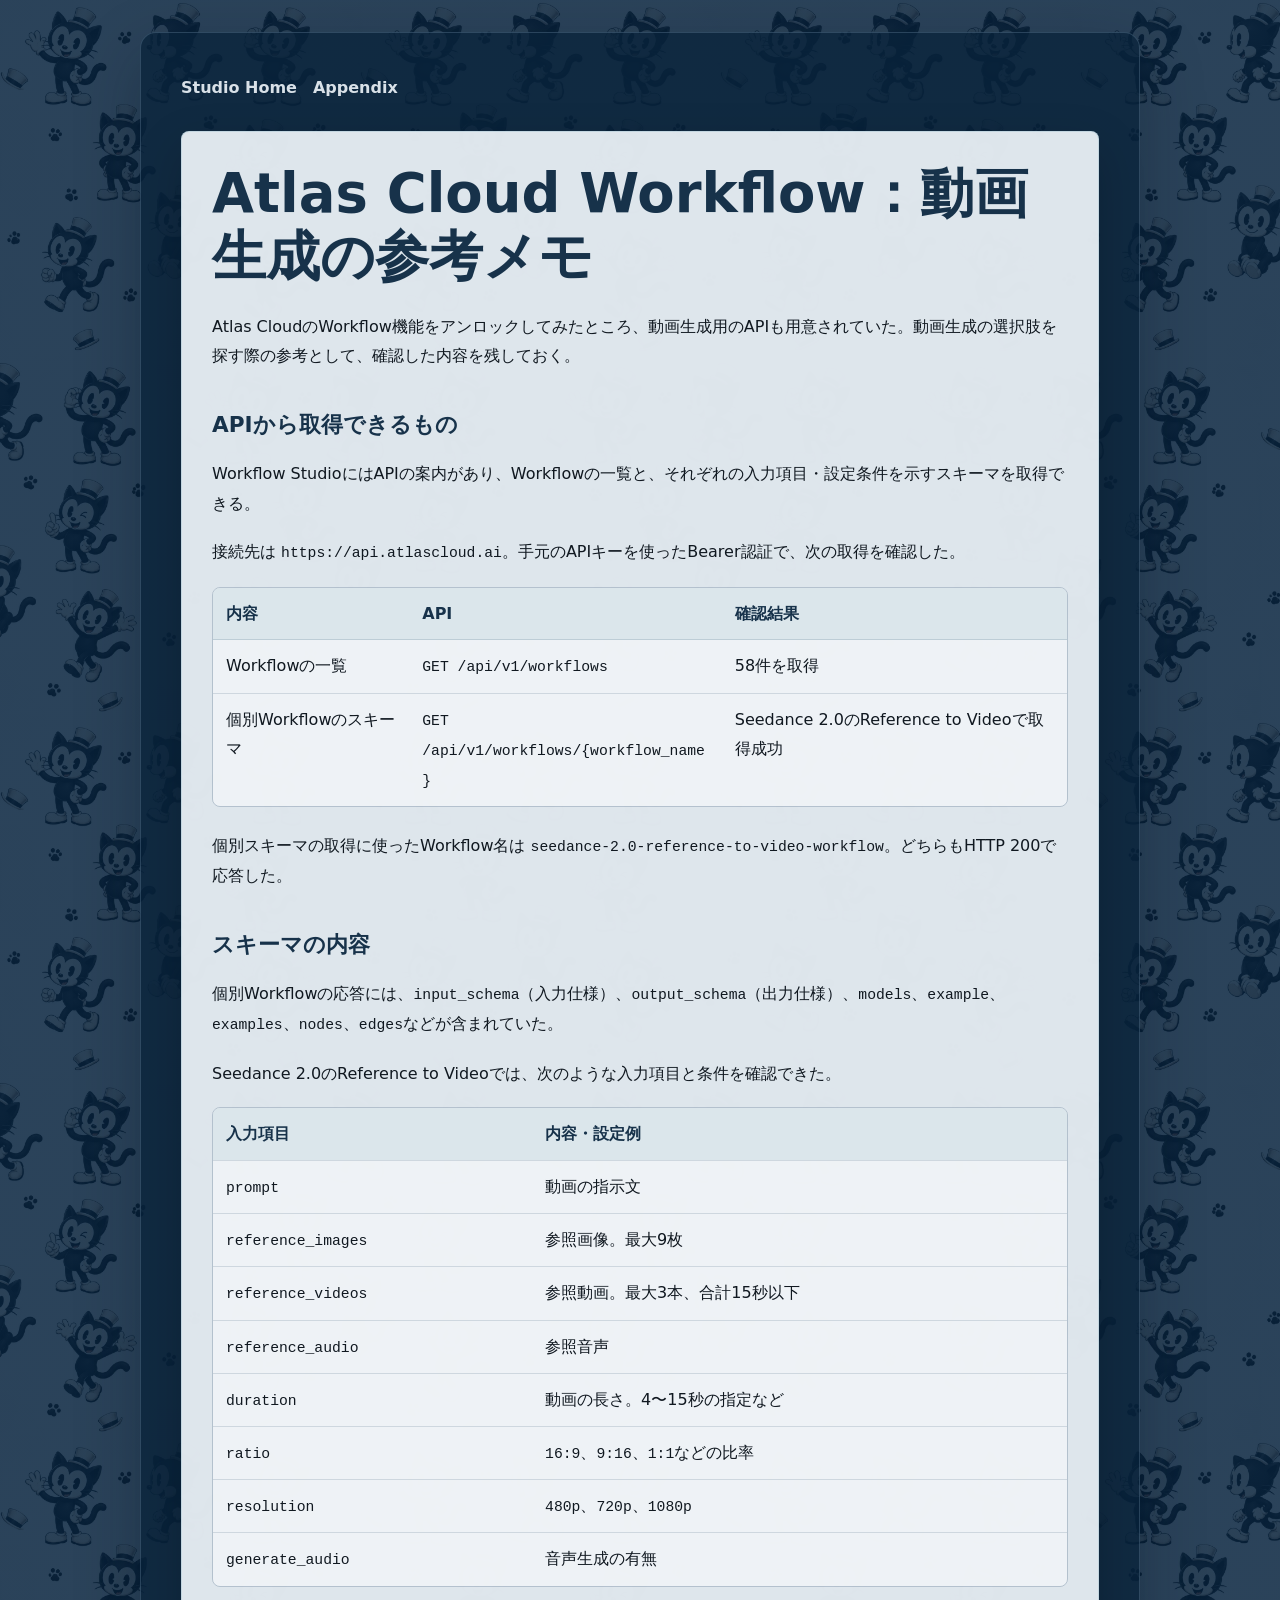
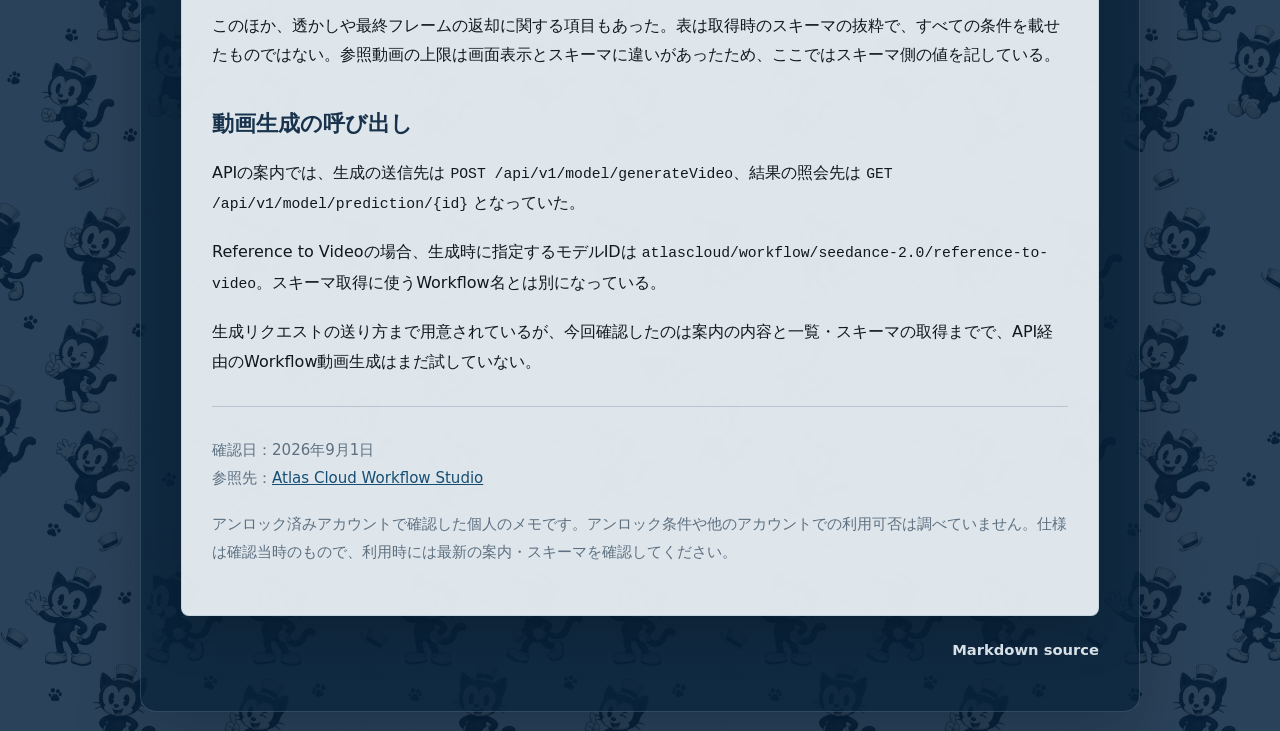
<file: appendix/atlascloud-workflow-video.html>
<!doctype html>
<html lang="ja">
<head>
  <meta charset="utf-8">
  <meta name="viewport" content="width=device-width, initial-scale=1">
  <title>Atlas Cloud Workflow：動画生成の参考メモ | Appendix</title>
  <style>
    :root {
      --ink: #101820;
      --paper: #f5fbff;
      --navy: #0b3155;
      --panel: rgba(245, 251, 255, 0.9);
      --line: rgba(190, 211, 222, 0.82);
      --muted: #5e7080;
    }

    * {
      box-sizing: border-box;
    }

    body {
      margin: 0;
      color: var(--ink);
      font-family: system-ui, -apple-system, BlinkMacSystemFont, "Segoe UI", sans-serif;
      line-height: 1.85;
      background:
        linear-gradient(rgba(8, 36, 63, 0.86), rgba(8, 36, 63, 0.86)),
        url("../assets/pictures/site/gitty-back-staggered.webp") repeat,
        var(--navy);
      background-size: auto, 720px 720px, auto;
    }


    nav {
      display: flex;
      gap: 16px;
      flex-wrap: wrap;
      margin-bottom: 28px;
    }

    nav a,
    .source-link {
      color: rgba(245, 251, 255, 0.88);
      text-decoration: none;
      font-weight: 700;
    }

    nav a:hover,
    nav a:focus-visible,
    .source-link:hover,
    .source-link:focus-visible {
      color: #f5fbff;
      text-decoration: underline;
      text-underline-offset: 4px;
      outline: none;
    }

    article {
      padding: 30px;
      background: var(--panel);
      border: 1px solid var(--line);
      border-radius: 8px;
      box-shadow: 0 18px 48px rgba(0, 0, 0, 0.18);
    }

    h1 {
      margin: 0 0 24px;
      color: #17324a;
      font-size: clamp(1.8rem, 6vw, 3.4rem);
      line-height: 1.16;
      letter-spacing: 0;
      overflow-wrap: anywhere;
    }

    h2 {
      margin: 34px 0 14px;
      color: #17324a;
      font-size: 1.35rem;
      letter-spacing: 0;
    }

    p {
      margin: 0 0 1.2em;
    }

    a {
      color: #164e73;
    }

    code {
      font-family: "Consolas", "SFMono-Regular", "Roboto Mono", monospace;
      font-size: 0.92rem;
      overflow-wrap: anywhere;
    }

    .table-wrap {
      overflow-x: auto;
      margin: 18px 0 24px;
      border: 1px solid rgba(11, 49, 85, 0.2);
      border-radius: 8px;
    }

    table {
      width: 100%;
      min-width: 600px;
      border-collapse: collapse;
      background: rgba(255, 255, 255, 0.48);
    }

    th,
    td {
      padding: 11px 13px;
      text-align: left;
      vertical-align: top;
      border-bottom: 1px solid rgba(11, 49, 85, 0.14);
    }

    th {
      color: #17324a;
      background: rgba(191, 211, 220, 0.42);
    }

    tr:last-child td {
      border-bottom: 0;
    }

    hr {
      margin: 30px 0;
      border: 0;
      border-top: 1px solid rgba(11, 49, 85, 0.18);
    }

    .source {
      margin: 20px 0 0;
      color: rgba(245, 251, 255, 0.72);
      font-size: 0.92rem;
      text-align: right;
    }

    .fine-print {
      color: var(--muted);
      font-size: 0.94rem;
    }

    @media (max-width: 720px) {

      article {
        padding: 22px;
      }
    }
  </style>
  <link rel="stylesheet" href="../assets/styles/studio.css">
</head>
<body>
  <main class="studio-page">
    <nav>
      <a href="../">Studio Home</a>
      <a href="./">Appendix</a>
    </nav>

    <article>
      <h1>Atlas Cloud Workflow：動画生成の参考メモ</h1>

      <p>Atlas CloudのWorkflow機能をアンロックしてみたところ、動画生成用のAPIも用意されていた。動画生成の選択肢を探す際の参考として、確認した内容を残しておく。</p>

      <h2>APIから取得できるもの</h2>

      <p>Workflow StudioにはAPIの案内があり、Workflowの一覧と、それぞれの入力項目・設定条件を示すスキーマを取得できる。</p>

      <p>接続先は <code>https://api.atlascloud.ai</code>。手元のAPIキーを使ったBearer認証で、次の取得を確認した。</p>

      <div class="table-wrap">
        <table>
          <thead>
            <tr>
              <th>内容</th>
              <th>API</th>
              <th>確認結果</th>
            </tr>
          </thead>
          <tbody>
            <tr>
              <td>Workflowの一覧</td>
              <td><code>GET /api/v1/workflows</code></td>
              <td>58件を取得</td>
            </tr>
            <tr>
              <td>個別Workflowのスキーマ</td>
              <td><code>GET /api/v1/workflows/{workflow_name}</code></td>
              <td>Seedance 2.0のReference to Videoで取得成功</td>
            </tr>
          </tbody>
        </table>
      </div>

      <p>個別スキーマの取得に使ったWorkflow名は <code>seedance-2.0-reference-to-video-workflow</code>。どちらもHTTP 200で応答した。</p>

      <h2>スキーマの内容</h2>

      <p>個別Workflowの応答には、<code>input_schema</code>（入力仕様）、<code>output_schema</code>（出力仕様）、<code>models</code>、<code>example</code>、<code>examples</code>、<code>nodes</code>、<code>edges</code>などが含まれていた。</p>

      <p>Seedance 2.0のReference to Videoでは、次のような入力項目と条件を確認できた。</p>

      <div class="table-wrap">
        <table>
          <thead>
            <tr>
              <th>入力項目</th>
              <th>内容・設定例</th>
            </tr>
          </thead>
          <tbody>
            <tr><td><code>prompt</code></td><td>動画の指示文</td></tr>
            <tr><td><code>reference_images</code></td><td>参照画像。最大9枚</td></tr>
            <tr><td><code>reference_videos</code></td><td>参照動画。最大3本、合計15秒以下</td></tr>
            <tr><td><code>reference_audio</code></td><td>参照音声</td></tr>
            <tr><td><code>duration</code></td><td>動画の長さ。4〜15秒の指定など</td></tr>
            <tr><td><code>ratio</code></td><td><code>16:9</code>、<code>9:16</code>、<code>1:1</code>などの比率</td></tr>
            <tr><td><code>resolution</code></td><td><code>480p</code>、<code>720p</code>、<code>1080p</code></td></tr>
            <tr><td><code>generate_audio</code></td><td>音声生成の有無</td></tr>
          </tbody>
        </table>
      </div>

      <p>このほか、透かしや最終フレームの返却に関する項目もあった。表は取得時のスキーマの抜粋で、すべての条件を載せたものではない。参照動画の上限は画面表示とスキーマに違いがあったため、ここではスキーマ側の値を記している。</p>

      <h2>動画生成の呼び出し</h2>

      <p>APIの案内では、生成の送信先は <code>POST /api/v1/model/generateVideo</code>、結果の照会先は <code>GET /api/v1/model/prediction/{id}</code> となっていた。</p>

      <p>Reference to Videoの場合、生成時に指定するモデルIDは <code>atlascloud/workflow/seedance-2.0/reference-to-video</code>。スキーマ取得に使うWorkflow名とは別になっている。</p>

      <p>生成リクエストの送り方まで用意されているが、今回確認したのは案内の内容と一覧・スキーマの取得までで、API経由のWorkflow動画生成はまだ試していない。</p>

      <hr>

      <p class="fine-print">確認日：2026年9月1日<br>
      参照先：<a href="https://www.atlascloud.ai/ja/console/workflow/studio">Atlas Cloud Workflow Studio</a></p>

      <p class="fine-print">アンロック済みアカウントで確認した個人のメモです。アンロック条件や他のアカウントでの利用可否は調べていません。仕様は確認当時のもので、利用時には最新の案内・スキーマを確認してください。</p>
    </article>

    <p class="source"><a class="source-link" href="../assets/fragments/atlascloud-workflow-video.md">Markdown source</a></p>
  </main>
</body>
</html>
</file>
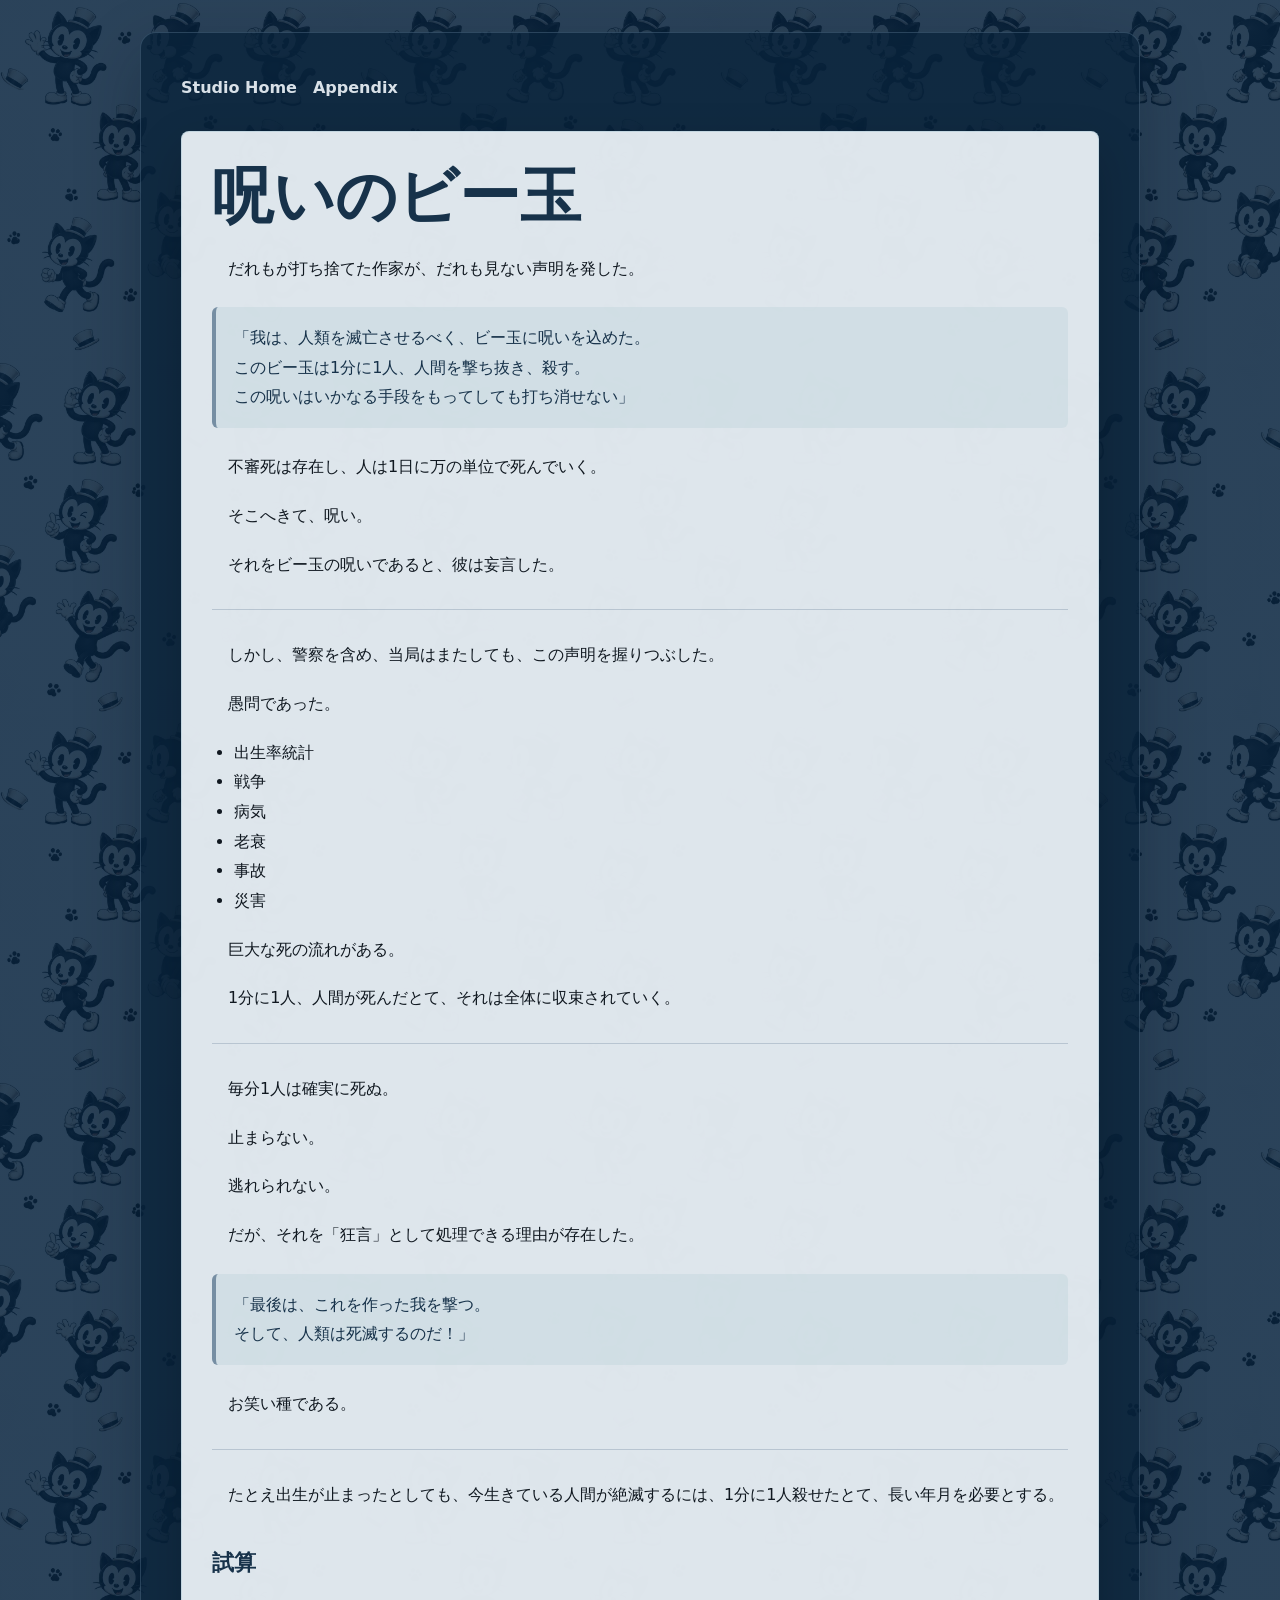
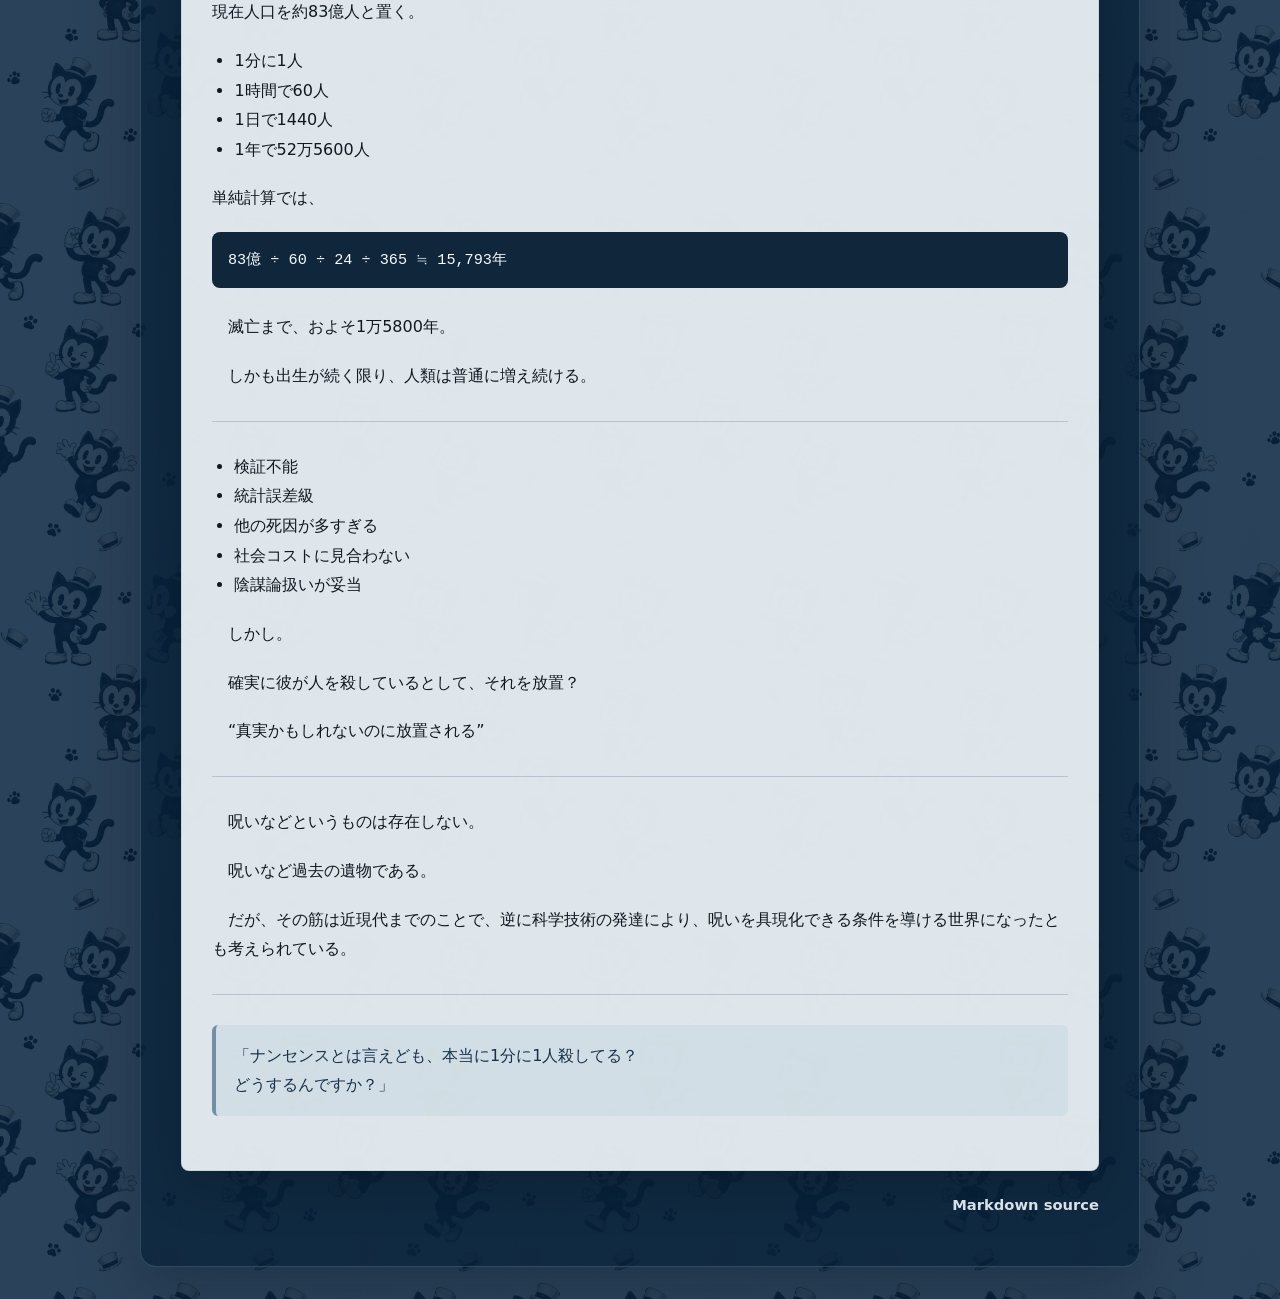
<file: appendix/cursed-marble.html>
<!doctype html>
<html lang="ja">
<head>
  <meta charset="utf-8">
  <meta name="viewport" content="width=device-width, initial-scale=1">
  <title>呪いのビー玉 | Appendix</title>
  <style>
    :root {
      --ink: #101820;
      --paper: #f5fbff;
      --navy: #0b3155;
      --panel: rgba(245, 251, 255, 0.9);
      --line: rgba(190, 211, 222, 0.82);
      --muted: #5e7080;
    }

    * {
      box-sizing: border-box;
    }

    body {
      margin: 0;
      color: var(--ink);
      font-family: system-ui, -apple-system, BlinkMacSystemFont, "Segoe UI", sans-serif;
      line-height: 1.85;
      background:
        linear-gradient(rgba(8, 36, 63, 0.86), rgba(8, 36, 63, 0.86)),
        url("../assets/pictures/site/gitty-back-staggered.webp") repeat,
        var(--navy);
      background-size: auto, 720px 720px, auto;
    }


    nav {
      display: flex;
      gap: 16px;
      flex-wrap: wrap;
      margin-bottom: 28px;
    }

    nav a,
    .source-link {
      color: rgba(245, 251, 255, 0.88);
      text-decoration: none;
      font-weight: 700;
    }

    nav a:hover,
    nav a:focus-visible,
    .source-link:hover,
    .source-link:focus-visible {
      color: #f5fbff;
      text-decoration: underline;
      text-underline-offset: 4px;
      outline: none;
    }

    article {
      padding: 30px;
      background: var(--panel);
      border: 1px solid var(--line);
      border-radius: 8px;
      box-shadow: 0 18px 48px rgba(0, 0, 0, 0.18);
    }

    h1 {
      margin: 0 0 24px;
      color: #17324a;
      font-size: clamp(2rem, 7vw, 3.8rem);
      line-height: 1.12;
      letter-spacing: 0;
    }

    h2 {
      margin: 34px 0 14px;
      color: #17324a;
      font-size: 1.35rem;
      letter-spacing: 0;
    }

    p {
      margin: 0 0 1.2em;
    }

    blockquote {
      margin: 24px 0;
      padding: 16px 18px;
      color: #17324a;
      background: rgba(191, 211, 220, 0.42);
      border-left: 4px solid rgba(11, 49, 85, 0.46);
      border-radius: 6px;
    }

    blockquote p:last-child,
    li:last-child {
      margin-bottom: 0;
    }

    hr {
      margin: 30px 0;
      border: 0;
      border-top: 1px solid rgba(11, 49, 85, 0.18);
    }

    ul {
      margin: 0 0 1.2em;
      padding-left: 1.4em;
    }

    pre {
      overflow-x: auto;
      margin: 18px 0 24px;
      padding: 14px 16px;
      color: #f5fbff;
      background: #10263a;
      border-radius: 8px;
    }

    code {
      font-family: "Consolas", "SFMono-Regular", "Roboto Mono", monospace;
      font-size: 0.95rem;
    }

    .source {
      margin: 20px 0 0;
      color: rgba(245, 251, 255, 0.72);
      font-size: 0.92rem;
      text-align: right;
    }

    @media (max-width: 720px) {

      article {
        padding: 22px;
      }
    }
  </style>
  <link rel="stylesheet" href="../assets/styles/studio.css">
</head>
<body>
  <main class="studio-page">
    <nav>
      <a href="../">Studio Home</a>
      <a href="./">Appendix</a>
    </nav>

    <article>
      <h1>呪いのビー玉</h1>

      <p>　だれもが打ち捨てた作家が、だれも見ない声明を発した。</p>

      <blockquote>
        <p>「我は、人類を滅亡させるべく、ビー玉に呪いを込めた。<br>
        このビー玉は1分に1人、人間を撃ち抜き、殺す。<br>
        この呪いはいかなる手段をもってしても打ち消せない」</p>
      </blockquote>

      <p>　不審死は存在し、人は1日に万の単位で死んでいく。</p>
      <p>　そこへきて、呪い。</p>
      <p>　それをビー玉の呪いであると、彼は妄言した。</p>

      <hr>

      <p>　しかし、警察を含め、当局はまたしても、この声明を握りつぶした。</p>
      <p>　愚問であった。</p>

      <ul>
        <li>出生率統計</li>
        <li>戦争</li>
        <li>病気</li>
        <li>老衰</li>
        <li>事故</li>
        <li>災害</li>
      </ul>

      <p>　巨大な死の流れがある。</p>
      <p>　1分に1人、人間が死んだとて、それは全体に収束されていく。</p>

      <hr>

      <p>　毎分1人は確実に死ぬ。</p>
      <p>　止まらない。</p>
      <p>　逃れられない。</p>
      <p>　だが、それを「狂言」として処理できる理由が存在した。</p>

      <blockquote>
        <p>「最後は、これを作った我を撃つ。<br>
        そして、人類は死滅するのだ！」</p>
      </blockquote>

      <p>　お笑い種である。</p>

      <hr>

      <p>　たとえ出生が止まったとしても、今生きている人間が絶滅するには、1分に1人殺せたとて、長い年月を必要とする。</p>

      <h2>試算</h2>

      <p>現在人口を約83億人と置く。</p>

      <ul>
        <li>1分に1人</li>
        <li>1時間で60人</li>
        <li>1日で1440人</li>
        <li>1年で52万5600人</li>
      </ul>

      <p>単純計算では、</p>

      <pre><code>83億 ÷ 60 ÷ 24 ÷ 365 ≒ 15,793年</code></pre>

      <p>　滅亡まで、およそ1万5800年。</p>
      <p>　しかも出生が続く限り、人類は普通に増え続ける。</p>

      <hr>

      <ul>
        <li>検証不能</li>
        <li>統計誤差級</li>
        <li>他の死因が多すぎる</li>
        <li>社会コストに見合わない</li>
        <li>陰謀論扱いが妥当</li>
      </ul>

      <p>　しかし。</p>
      <p>　確実に彼が人を殺しているとして、それを放置？</p>
      <p>　“真実かもしれないのに放置される”</p>

      <hr>

      <p>　呪いなどというものは存在しない。</p>
      <p>　呪いなど過去の遺物である。</p>
      <p>　だが、その筋は近現代までのことで、逆に科学技術の発達により、呪いを具現化できる条件を導ける世界になったとも考えられている。</p>

      <hr>

      <blockquote>
        <p>「ナンセンスとは言えども、本当に1分に1人殺してる？<br>
        どうするんですか？」</p>
      </blockquote>
    </article>

    <p class="source"><a class="source-link" href="../assets/fragments/cursed-marble.md">Markdown source</a></p>
  </main>
</body>
</html>
</file>
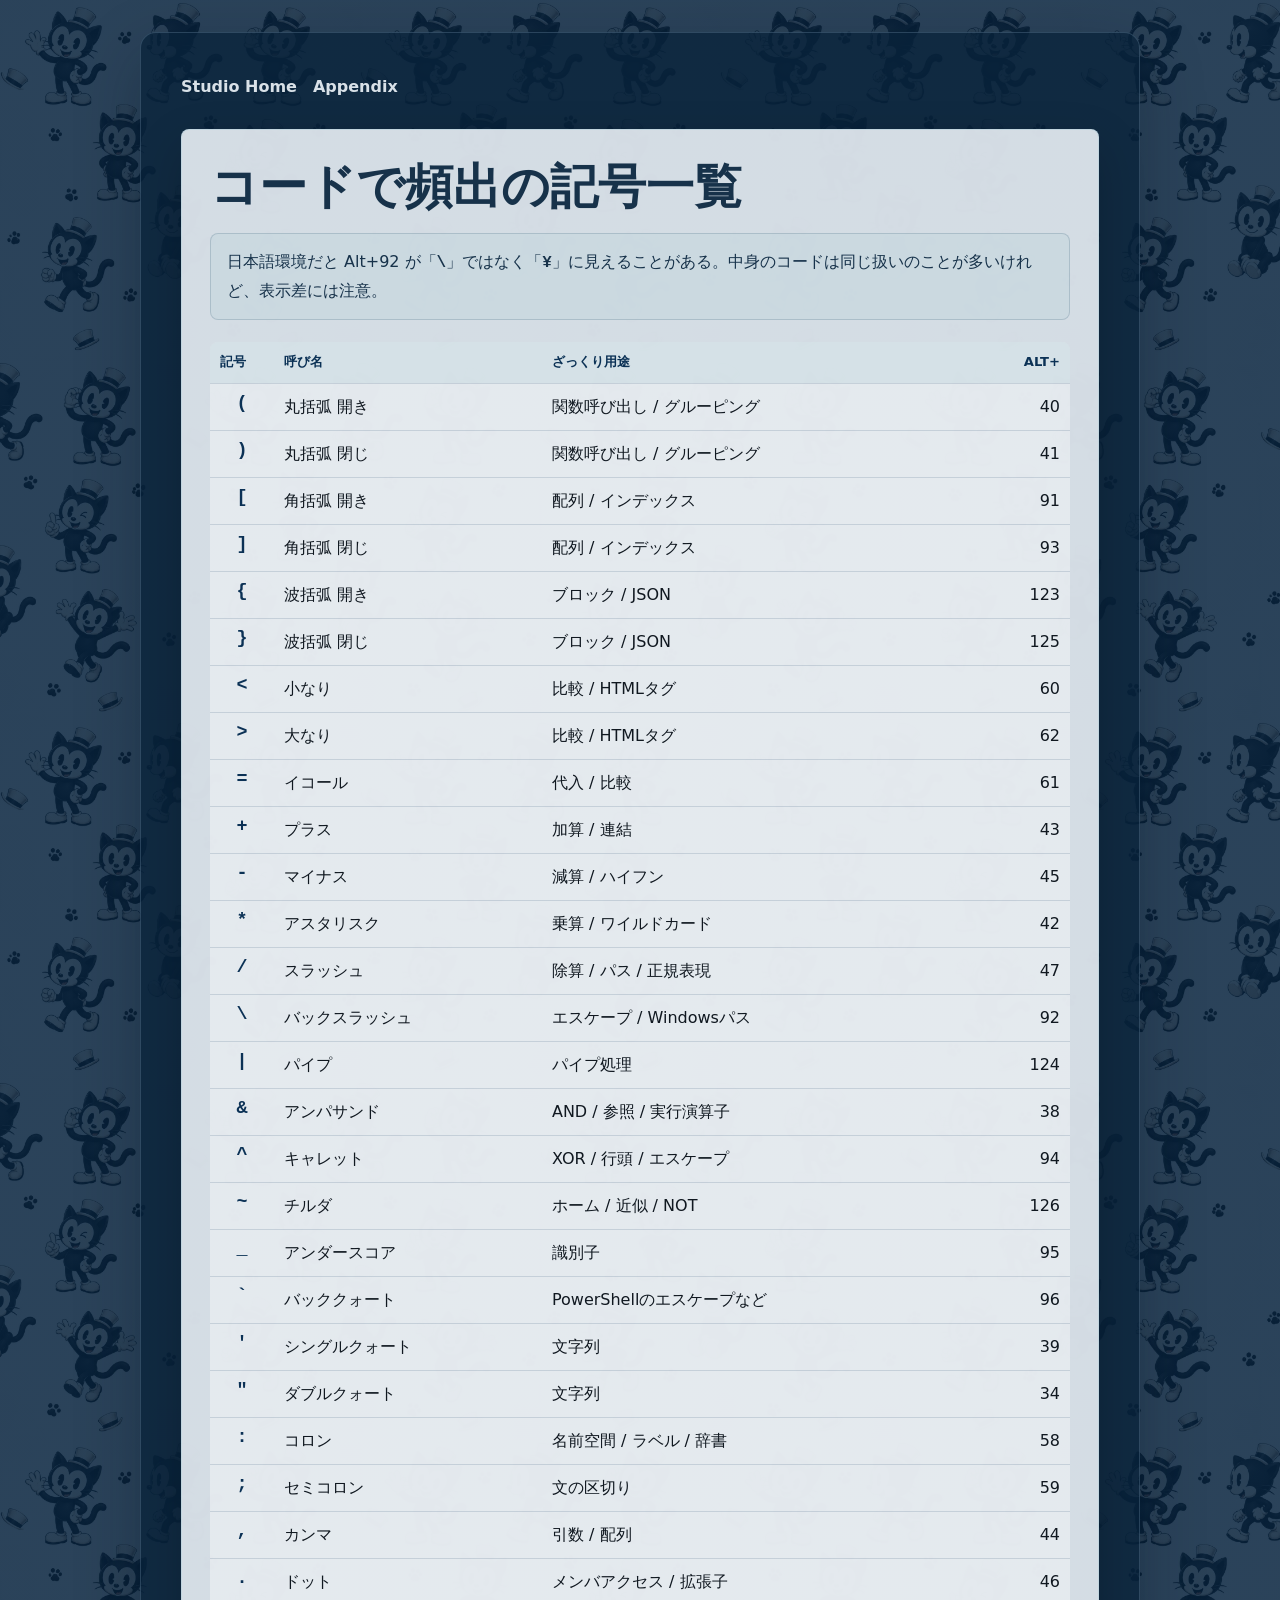
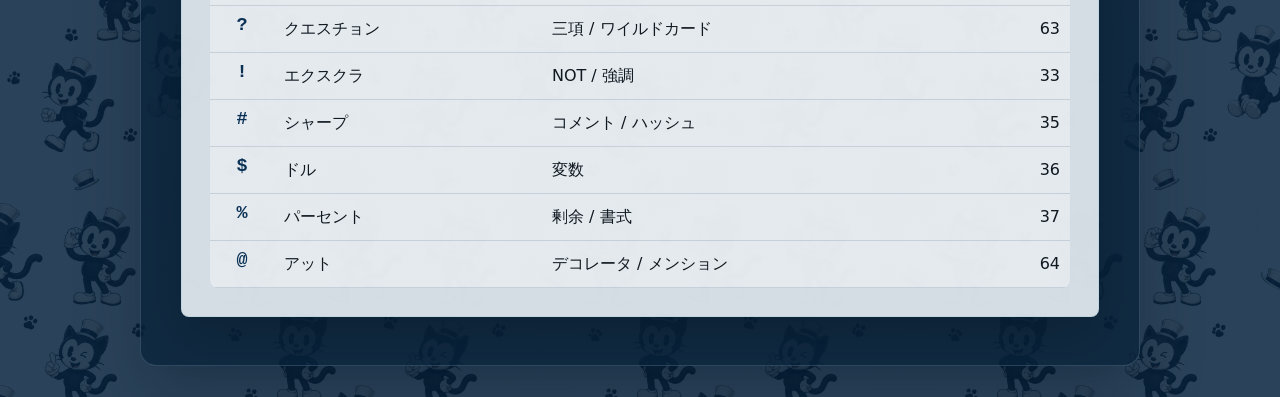
<file: appendix/kigoh777.html>
<!doctype html>
<html lang="ja">
<head>
  <meta charset="utf-8">
  <meta name="viewport" content="width=device-width, initial-scale=1">
  <title>記号一覧 | Appendix</title>
  <style>
    :root {
      --ink: #101820;
      --muted: #5e7080;
      --paper: #f5fbff;
      --navy: #0b3155;
      --panel: rgba(245, 251, 255, 0.86);
      --line: rgba(190, 211, 222, 0.82);
    }

    * {
      box-sizing: border-box;
    }

    body {
      margin: 0;
      color: var(--ink);
      font-family: system-ui, -apple-system, BlinkMacSystemFont, "Segoe UI", sans-serif;
      line-height: 1.75;
      background:
        linear-gradient(rgba(8, 36, 63, 0.86), rgba(8, 36, 63, 0.86)),
        url("../assets/pictures/site/gitty-back-staggered.webp") repeat,
        var(--navy);
      background-size: auto, 720px 720px, auto;
    }


    nav {
      display: flex;
      gap: 16px;
      margin-bottom: 28px;
      flex-wrap: wrap;
    }

    nav a {
      color: rgba(245, 251, 255, 0.88);
      text-decoration: none;
      font-weight: 700;
    }

    article {
      padding: 28px;
      background: var(--panel);
      border: 1px solid var(--line);
      border-radius: 8px;
      box-shadow: 0 18px 48px rgba(0, 0, 0, 0.18);
    }

    h1 {
      margin: 0 0 18px;
      color: #17324a;
      font-size: clamp(1.8rem, 5vw, 3rem);
      line-height: 1.18;
      letter-spacing: 0;
    }

    .notice {
      margin: 0 0 22px;
      padding: 14px 16px;
      color: #17324a;
      background: rgba(191, 211, 220, 0.42);
      border: 1px solid rgba(11, 49, 85, 0.16);
      border-radius: 8px;
    }

    .symbol {
      font-family: "Consolas", "SFMono-Regular", "Roboto Mono", monospace;
      font-weight: 700;
    }

    .table-wrap {
      overflow-x: auto;
    }

    table {
      width: 100%;
      border-collapse: collapse;
      min-width: 620px;
      background: rgba(255, 255, 255, 0.36);
      border-radius: 8px;
      overflow: hidden;
    }

    th,
    td {
      padding: 9px 10px;
      border-bottom: 1px solid rgba(11, 49, 85, 0.14);
      text-align: left;
      vertical-align: top;
    }

    th {
      color: #0b3155;
      font-size: 0.82rem;
      text-transform: uppercase;
      background: rgba(191, 211, 220, 0.42);
    }

    td:first-child {
      width: 4rem;
      color: #0b3155;
      font: 800 1.15rem / 1.2 "Consolas", "SFMono-Regular", "Roboto Mono", monospace;
      text-align: center;
    }

    td:last-child,
    th:last-child {
      text-align: right;
    }

    @media (max-width: 720px) {

      article {
        padding: 22px;
      }
    }
  </style>
  <link rel="stylesheet" href="../assets/styles/studio.css">
</head>
<body>
  <main class="studio-page">
    <nav>
      <a href="../">Studio Home</a>
      <a href="./">Appendix</a>
    </nav>

    <article>
      <h1>コードで頻出の記号一覧</h1>
      <p class="notice">日本語環境だと Alt+92 が「<code class="symbol">&#92;</code>」ではなく「<code class="symbol">&yen;</code>」に見えることがある。中身のコードは同じ扱いのことが多いけれど、表示差には注意。</p>

      <div class="table-wrap">
        <table>
          <thead>
            <tr>
              <th>記号</th>
              <th>呼び名</th>
              <th>ざっくり用途</th>
              <th>Alt+</th>
            </tr>
          </thead>
          <tbody>
            <tr><td>(</td><td>丸括弧 開き</td><td>関数呼び出し / グルーピング</td><td>40</td></tr>
            <tr><td>)</td><td>丸括弧 閉じ</td><td>関数呼び出し / グルーピング</td><td>41</td></tr>
            <tr><td>[</td><td>角括弧 開き</td><td>配列 / インデックス</td><td>91</td></tr>
            <tr><td>]</td><td>角括弧 閉じ</td><td>配列 / インデックス</td><td>93</td></tr>
            <tr><td>{</td><td>波括弧 開き</td><td>ブロック / JSON</td><td>123</td></tr>
            <tr><td>}</td><td>波括弧 閉じ</td><td>ブロック / JSON</td><td>125</td></tr>
            <tr><td>&lt;</td><td>小なり</td><td>比較 / HTMLタグ</td><td>60</td></tr>
            <tr><td>&gt;</td><td>大なり</td><td>比較 / HTMLタグ</td><td>62</td></tr>
            <tr><td>=</td><td>イコール</td><td>代入 / 比較</td><td>61</td></tr>
            <tr><td>+</td><td>プラス</td><td>加算 / 連結</td><td>43</td></tr>
            <tr><td>-</td><td>マイナス</td><td>減算 / ハイフン</td><td>45</td></tr>
            <tr><td>*</td><td>アスタリスク</td><td>乗算 / ワイルドカード</td><td>42</td></tr>
            <tr><td>/</td><td>スラッシュ</td><td>除算 / パス / 正規表現</td><td>47</td></tr>
            <tr><td>\</td><td>バックスラッシュ</td><td>エスケープ / Windowsパス</td><td>92</td></tr>
            <tr><td>|</td><td>パイプ</td><td>パイプ処理</td><td>124</td></tr>
            <tr><td>&amp;</td><td>アンパサンド</td><td>AND / 参照 / 実行演算子</td><td>38</td></tr>
            <tr><td>^</td><td>キャレット</td><td>XOR / 行頭 / エスケープ</td><td>94</td></tr>
            <tr><td>~</td><td>チルダ</td><td>ホーム / 近似 / NOT</td><td>126</td></tr>
            <tr><td>_</td><td>アンダースコア</td><td>識別子</td><td>95</td></tr>
            <tr><td>`</td><td>バッククォート</td><td>PowerShellのエスケープなど</td><td>96</td></tr>
            <tr><td>'</td><td>シングルクォート</td><td>文字列</td><td>39</td></tr>
            <tr><td>&quot;</td><td>ダブルクォート</td><td>文字列</td><td>34</td></tr>
            <tr><td>:</td><td>コロン</td><td>名前空間 / ラベル / 辞書</td><td>58</td></tr>
            <tr><td>;</td><td>セミコロン</td><td>文の区切り</td><td>59</td></tr>
            <tr><td>,</td><td>カンマ</td><td>引数 / 配列</td><td>44</td></tr>
            <tr><td>.</td><td>ドット</td><td>メンバアクセス / 拡張子</td><td>46</td></tr>
            <tr><td>?</td><td>クエスチョン</td><td>三項 / ワイルドカード</td><td>63</td></tr>
            <tr><td>!</td><td>エクスクラ</td><td>NOT / 強調</td><td>33</td></tr>
            <tr><td>#</td><td>シャープ</td><td>コメント / ハッシュ</td><td>35</td></tr>
            <tr><td>$</td><td>ドル</td><td>変数</td><td>36</td></tr>
            <tr><td>%</td><td>パーセント</td><td>剰余 / 書式</td><td>37</td></tr>
            <tr><td>@</td><td>アット</td><td>デコレータ / メンション</td><td>64</td></tr>
          </tbody>
        </table>
      </div>
    </article>
  </main>
</body>
</html>
</file>
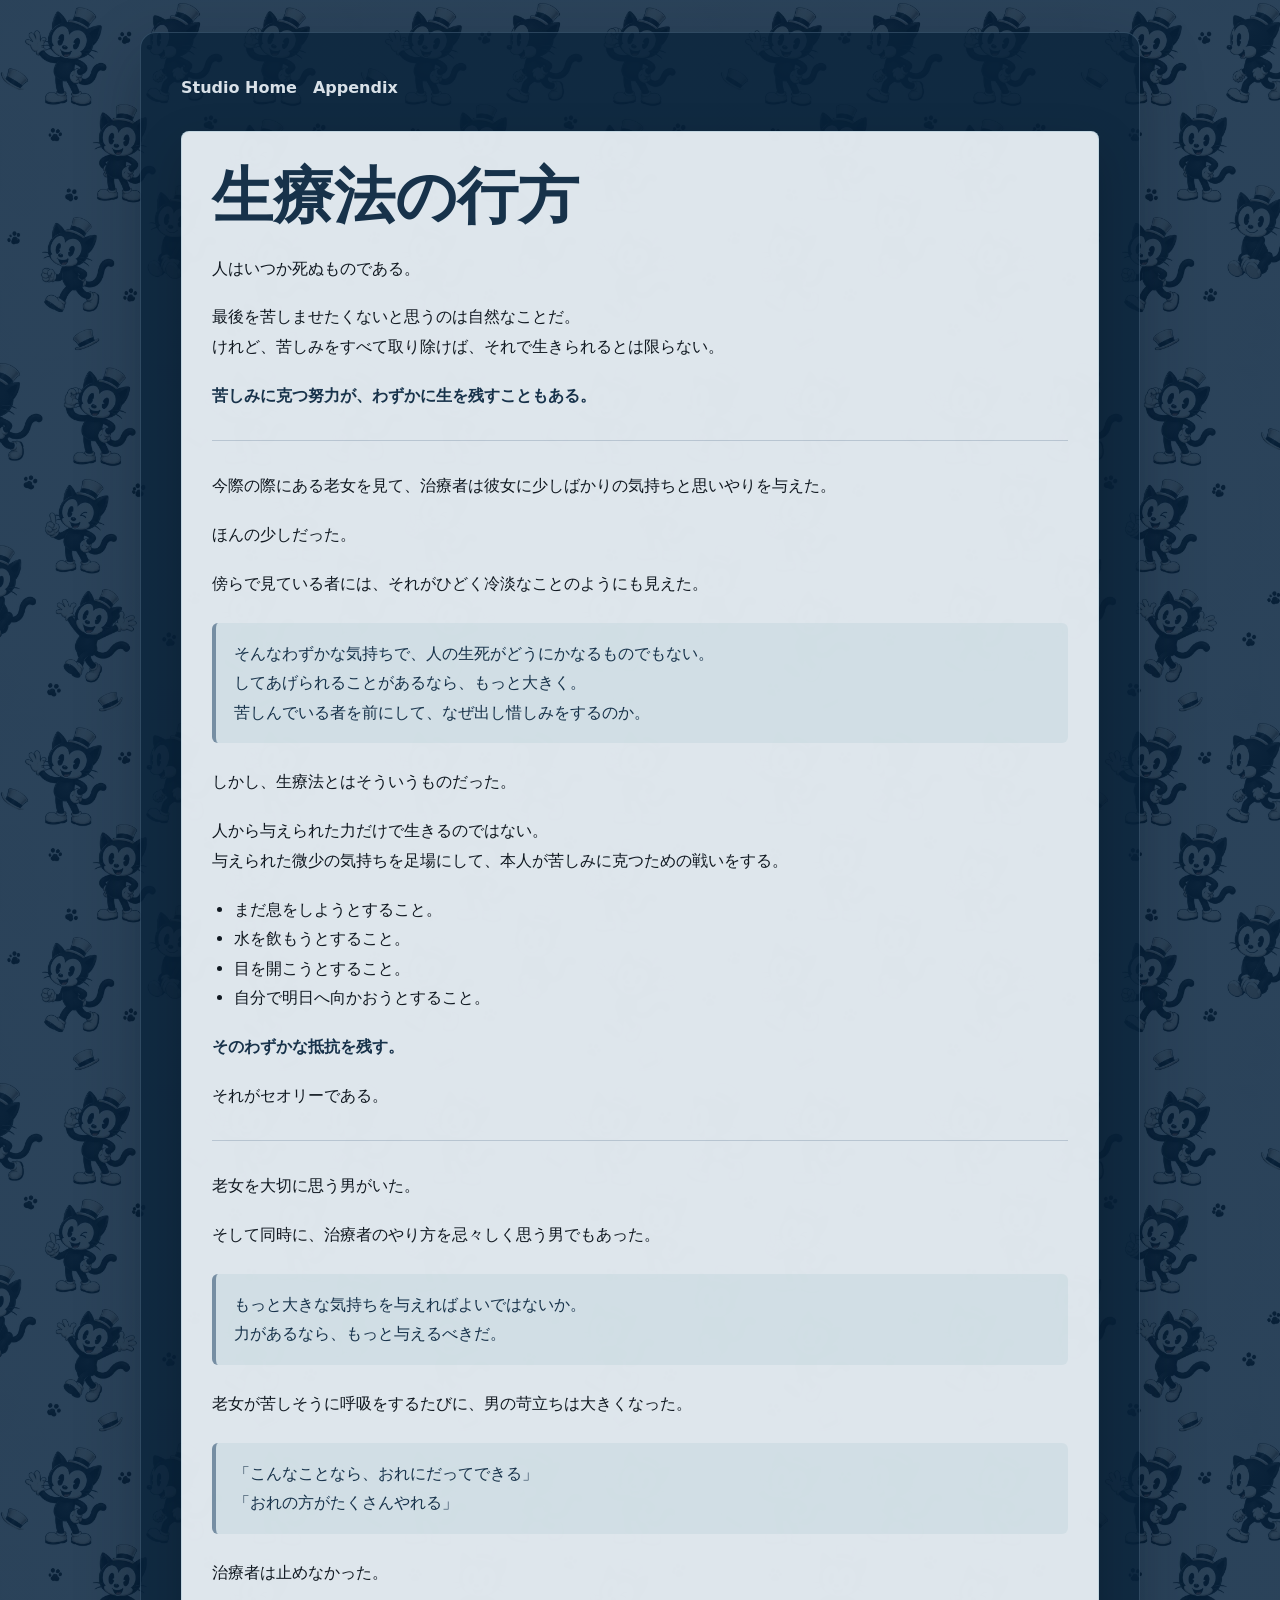
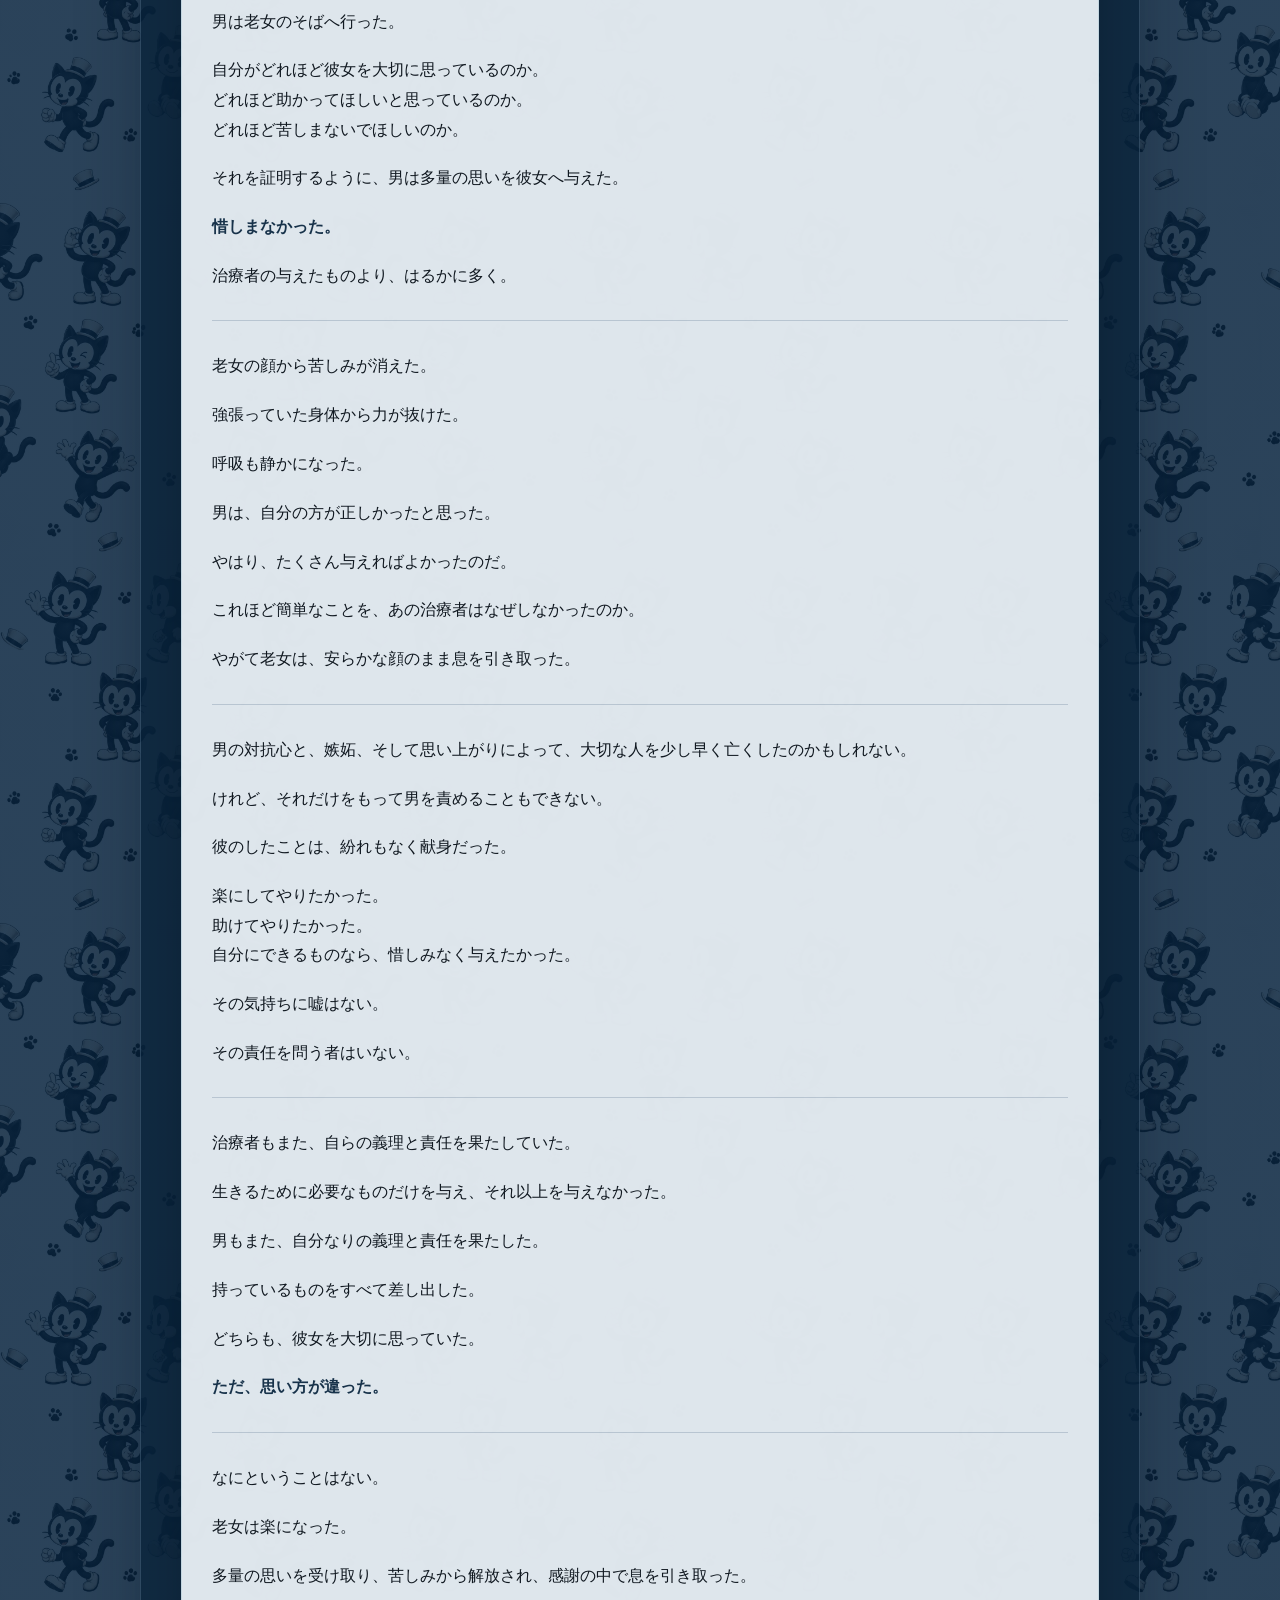
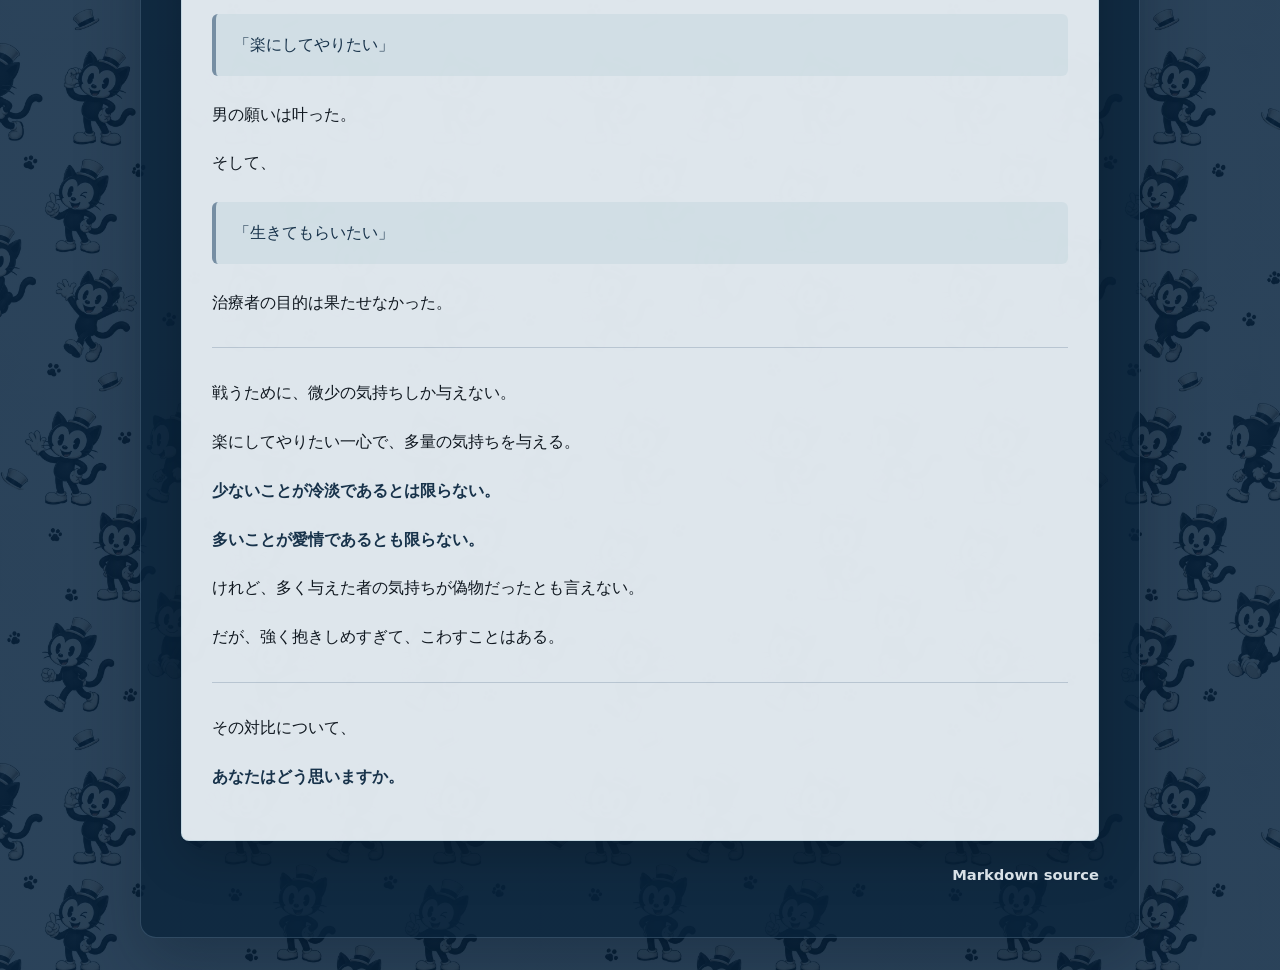
<file: appendix/life-therapy.html>
<!doctype html>
<html lang="ja">
<head>
  <meta charset="utf-8">
  <meta name="viewport" content="width=device-width, initial-scale=1">
  <title>生療法の行方 | Appendix</title>
  <style>
    :root {
      --ink: #101820;
      --paper: #f5fbff;
      --navy: #0b3155;
      --panel: rgba(245, 251, 255, 0.9);
      --line: rgba(190, 211, 222, 0.82);
    }

    * {
      box-sizing: border-box;
    }

    body {
      margin: 0;
      color: var(--ink);
      font-family: system-ui, -apple-system, BlinkMacSystemFont, "Segoe UI", sans-serif;
      line-height: 1.85;
      background:
        linear-gradient(rgba(8, 36, 63, 0.86), rgba(8, 36, 63, 0.86)),
        url("../assets/pictures/site/gitty-back-staggered.webp") repeat,
        var(--navy);
      background-size: auto, 720px 720px, auto;
    }


    nav {
      display: flex;
      gap: 16px;
      flex-wrap: wrap;
      margin-bottom: 28px;
    }

    nav a,
    .source-link {
      color: rgba(245, 251, 255, 0.88);
      text-decoration: none;
      font-weight: 700;
    }

    nav a:hover,
    nav a:focus-visible,
    .source-link:hover,
    .source-link:focus-visible {
      color: #f5fbff;
      text-decoration: underline;
      text-underline-offset: 4px;
      outline: none;
    }

    article {
      padding: 30px;
      background: var(--panel);
      border: 1px solid var(--line);
      border-radius: 8px;
      box-shadow: 0 18px 48px rgba(0, 0, 0, 0.18);
    }

    h1 {
      margin: 0 0 24px;
      color: #17324a;
      font-size: clamp(2rem, 7vw, 3.8rem);
      line-height: 1.12;
      letter-spacing: 0;
    }

    p {
      margin: 0 0 1.2em;
    }

    blockquote {
      margin: 24px 0;
      padding: 16px 18px;
      color: #17324a;
      background: rgba(191, 211, 220, 0.42);
      border-left: 4px solid rgba(11, 49, 85, 0.46);
      border-radius: 6px;
    }

    blockquote p:last-child,
    li:last-child {
      margin-bottom: 0;
    }

    hr {
      margin: 30px 0;
      border: 0;
      border-top: 1px solid rgba(11, 49, 85, 0.18);
    }

    ul {
      margin: 0 0 1.2em;
      padding-left: 1.4em;
    }

    strong {
      color: #17324a;
    }

    .source {
      margin: 20px 0 0;
      color: rgba(245, 251, 255, 0.72);
      font-size: 0.92rem;
      text-align: right;
    }

    @media (max-width: 720px) {

      article {
        padding: 22px;
      }
    }
  </style>
  <link rel="stylesheet" href="../assets/styles/studio.css">
</head>
<body>
  <main class="studio-page">
    <nav>
      <a href="../">Studio Home</a>
      <a href="./">Appendix</a>
    </nav>

    <article>
      <h1>生療法の行方</h1>

      <p>人はいつか死ぬものである。</p>

      <p>最後を苦しませたくないと思うのは自然なことだ。<br>
      けれど、苦しみをすべて取り除けば、それで生きられるとは限らない。</p>

      <p><strong>苦しみに克つ努力が、わずかに生を残すこともある。</strong></p>

      <hr>

      <p>今際の際にある老女を見て、治療者は彼女に少しばかりの気持ちと思いやりを与えた。</p>

      <p>ほんの少しだった。</p>

      <p>傍らで見ている者には、それがひどく冷淡なことのようにも見えた。</p>

      <blockquote>
        <p>そんなわずかな気持ちで、人の生死がどうにかなるものでもない。<br>
        してあげられることがあるなら、もっと大きく。<br>
        苦しんでいる者を前にして、なぜ出し惜しみをするのか。</p>
      </blockquote>

      <p>しかし、生療法とはそういうものだった。</p>

      <p>人から与えられた力だけで生きるのではない。<br>
      与えられた微少の気持ちを足場にして、本人が苦しみに克つための戦いをする。</p>

      <ul>
        <li>まだ息をしようとすること。</li>
        <li>水を飲もうとすること。</li>
        <li>目を開こうとすること。</li>
        <li>自分で明日へ向かおうとすること。</li>
      </ul>

      <p><strong>そのわずかな抵抗を残す。</strong></p>

      <p>それがセオリーである。</p>

      <hr>

      <p>老女を大切に思う男がいた。</p>

      <p>そして同時に、治療者のやり方を忌々しく思う男でもあった。</p>

      <blockquote>
        <p>もっと大きな気持ちを与えればよいではないか。<br>
        力があるなら、もっと与えるべきだ。</p>
      </blockquote>

      <p>老女が苦しそうに呼吸をするたびに、男の苛立ちは大きくなった。</p>

      <blockquote>
        <p>「こんなことなら、おれにだってできる」<br>
        「おれの方がたくさんやれる」</p>
      </blockquote>

      <p>治療者は止めなかった。</p>

      <p>男は老女のそばへ行った。</p>

      <p>自分がどれほど彼女を大切に思っているのか。<br>
      どれほど助かってほしいと思っているのか。<br>
      どれほど苦しまないでほしいのか。</p>

      <p>それを証明するように、男は多量の思いを彼女へ与えた。</p>

      <p><strong>惜しまなかった。</strong></p>

      <p>治療者の与えたものより、はるかに多く。</p>

      <hr>

      <p>老女の顔から苦しみが消えた。</p>

      <p>強張っていた身体から力が抜けた。</p>

      <p>呼吸も静かになった。</p>

      <p>男は、自分の方が正しかったと思った。</p>

      <p>やはり、たくさん与えればよかったのだ。</p>

      <p>これほど簡単なことを、あの治療者はなぜしなかったのか。</p>

      <p>やがて老女は、安らかな顔のまま息を引き取った。</p>

      <hr>

      <p>男の対抗心と、嫉妬、そして思い上がりによって、大切な人を少し早く亡くしたのかもしれない。</p>

      <p>けれど、それだけをもって男を責めることもできない。</p>

      <p>彼のしたことは、紛れもなく献身だった。</p>

      <p>楽にしてやりたかった。<br>
      助けてやりたかった。<br>
      自分にできるものなら、惜しみなく与えたかった。</p>

      <p>その気持ちに嘘はない。</p>

      <p>その責任を問う者はいない。</p>

      <hr>

      <p>治療者もまた、自らの義理と責任を果たしていた。</p>

      <p>生きるために必要なものだけを与え、それ以上を与えなかった。</p>

      <p>男もまた、自分なりの義理と責任を果たした。</p>

      <p>持っているものをすべて差し出した。</p>

      <p>どちらも、彼女を大切に思っていた。</p>

      <p><strong>ただ、思い方が違った。</strong></p>

      <hr>

      <p>なにということはない。</p>

      <p>老女は楽になった。</p>

      <p>多量の思いを受け取り、苦しみから解放され、感謝の中で息を引き取った。</p>

      <blockquote>
        <p>「楽にしてやりたい」</p>
      </blockquote>

      <p>男の願いは叶った。</p>

      <p>そして、</p>

      <blockquote>
        <p>「生きてもらいたい」</p>
      </blockquote>

      <p>治療者の目的は果たせなかった。</p>

      <hr>

      <p>戦うために、微少の気持ちしか与えない。</p>

      <p>楽にしてやりたい一心で、多量の気持ちを与える。</p>

      <p><strong>少ないことが冷淡であるとは限らない。</strong></p>

      <p><strong>多いことが愛情であるとも限らない。</strong></p>

      <p>けれど、多く与えた者の気持ちが偽物だったとも言えない。</p>

      <p>だが、強く抱きしめすぎて、こわすことはある。</p>

      <hr>

      <p>その対比について、</p>

      <p><strong>あなたはどう思いますか。</strong></p>
    </article>

    <p class="source"><a class="source-link" href="../assets/fragments/life-therapy.md">Markdown source</a></p>
  </main>
</body>
</html>
</file>
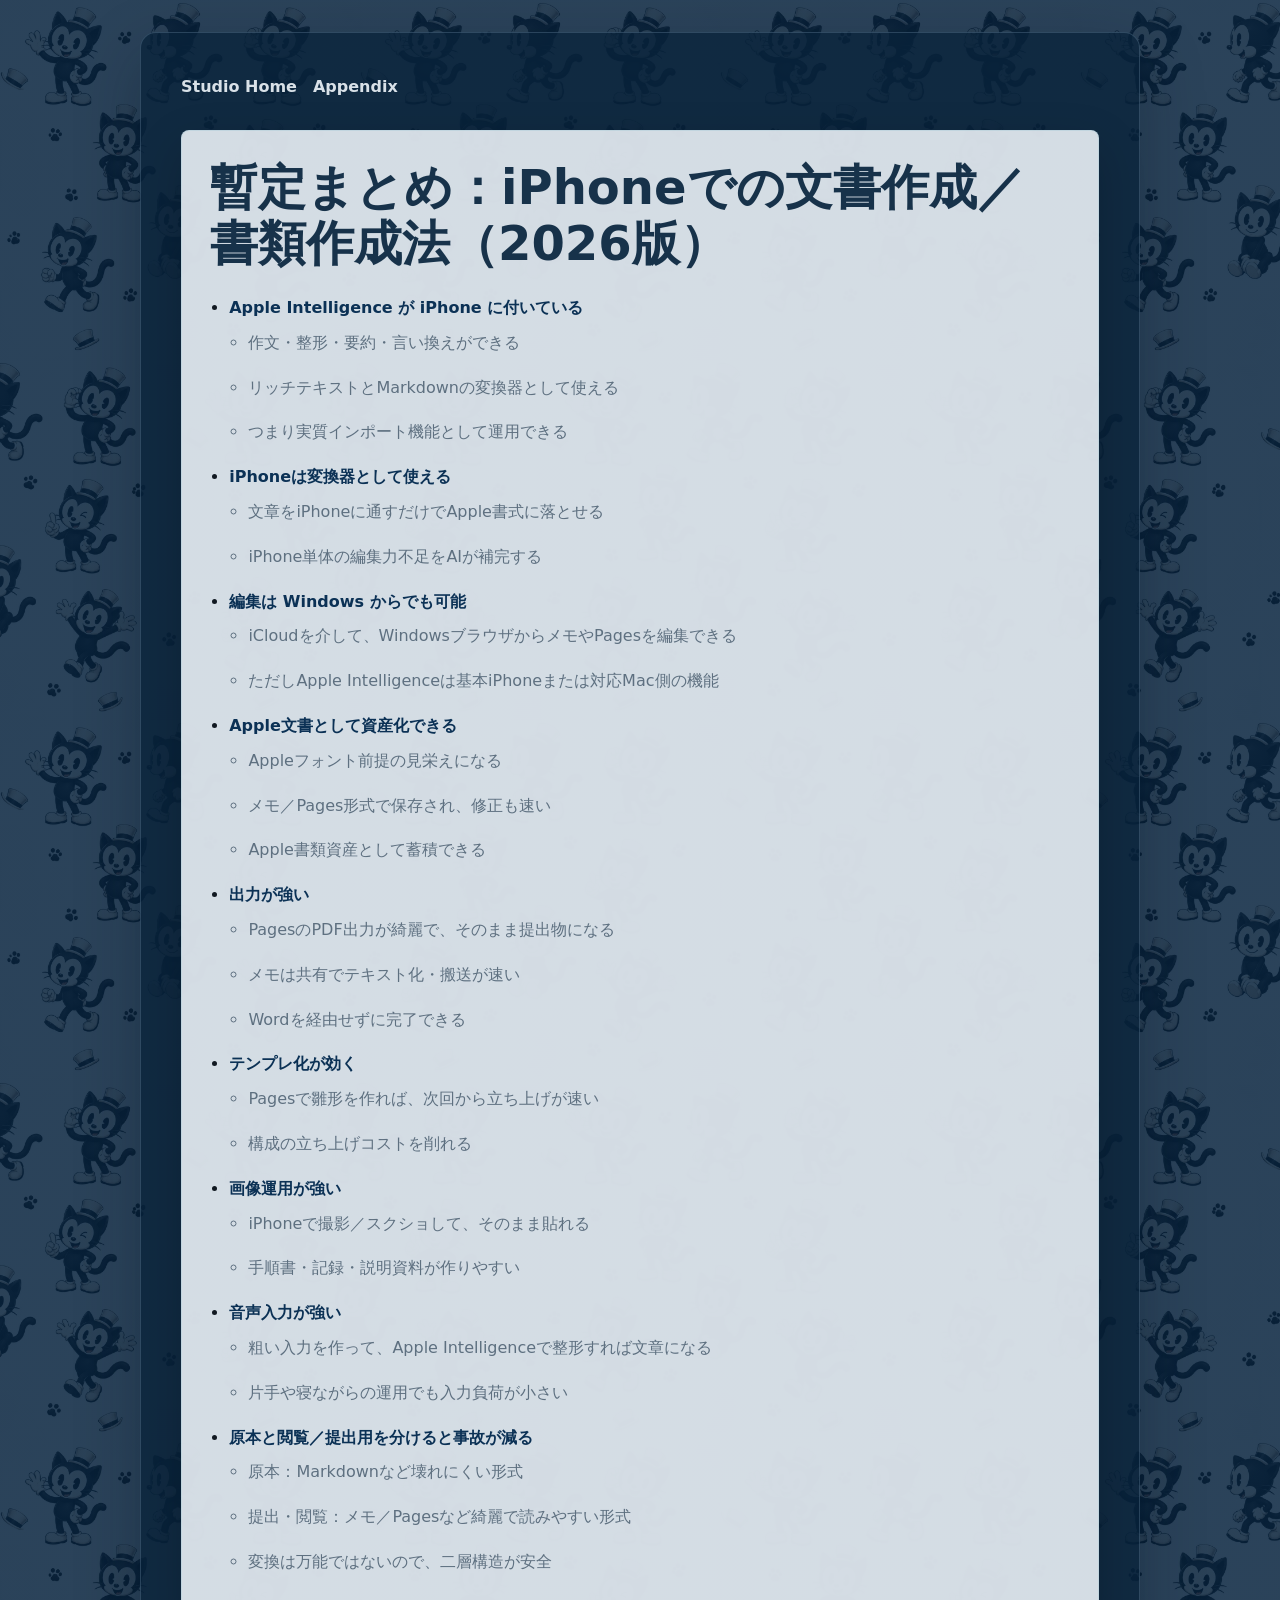
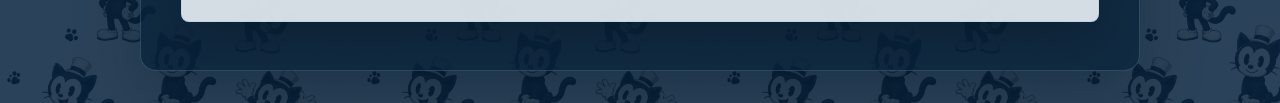
<file: appendix/matome_iphone.html>
<!doctype html>
<html lang="ja">
<head>
  <meta charset="utf-8">
  <meta name="viewport" content="width=device-width, initial-scale=1">
  <title>iPhoneでの文書作成 | Appendix</title>
  <style>
    :root {
      --ink: #101820;
      --muted: #5e7080;
      --paper: #f5fbff;
      --navy: #0b3155;
      --panel: rgba(245, 251, 255, 0.86);
      --line: rgba(190, 211, 222, 0.82);
    }

    * {
      box-sizing: border-box;
    }

    body {
      margin: 0;
      color: var(--ink);
      font-family: system-ui, -apple-system, BlinkMacSystemFont, "Segoe UI", sans-serif;
      line-height: 1.8;
      background:
        linear-gradient(rgba(8, 36, 63, 0.86), rgba(8, 36, 63, 0.86)),
        url("../assets/pictures/site/gitty-back-staggered.webp") repeat,
        var(--navy);
      background-size: auto, 720px 720px, auto;
    }


    nav {
      display: flex;
      gap: 16px;
      margin-bottom: 28px;
      flex-wrap: wrap;
    }

    nav a {
      color: rgba(245, 251, 255, 0.88);
      text-decoration: none;
      font-weight: 700;
    }

    article {
      padding: 28px;
      background: var(--panel);
      border: 1px solid var(--line);
      border-radius: 8px;
      box-shadow: 0 18px 48px rgba(0, 0, 0, 0.18);
    }

    h1 {
      margin: 0 0 22px;
      color: #17324a;
      font-size: clamp(1.8rem, 5vw, 3rem);
      line-height: 1.18;
      letter-spacing: 0;
    }

    ul {
      margin: 0;
      padding-left: 1.2rem;
    }

    li {
      margin: 0 0 16px;
    }

    li ul {
      margin-top: 6px;
      color: var(--muted);
    }

    strong {
      color: #0b3155;
    }

    @media (max-width: 720px) {

      article {
        padding: 22px;
      }
    }
  </style>
  <link rel="stylesheet" href="../assets/styles/studio.css">
</head>
<body>
  <main class="studio-page">
    <nav>
      <a href="../">Studio Home</a>
      <a href="./">Appendix</a>
    </nav>

    <article>
      <h1>暫定まとめ：iPhoneでの文書作成／書類作成法（2026版）</h1>

      <ul>
        <li><strong>Apple Intelligence が iPhone に付いている</strong>
          <ul>
            <li>作文・整形・要約・言い換えができる</li>
            <li>リッチテキストとMarkdownの変換器として使える</li>
            <li>つまり実質インポート機能として運用できる</li>
          </ul>
        </li>
        <li><strong>iPhoneは変換器として使える</strong>
          <ul>
            <li>文章をiPhoneに通すだけでApple書式に落とせる</li>
            <li>iPhone単体の編集力不足をAIが補完する</li>
          </ul>
        </li>
        <li><strong>編集は Windows からでも可能</strong>
          <ul>
            <li>iCloudを介して、WindowsブラウザからメモやPagesを編集できる</li>
            <li>ただしApple Intelligenceは基本iPhoneまたは対応Mac側の機能</li>
          </ul>
        </li>
        <li><strong>Apple文書として資産化できる</strong>
          <ul>
            <li>Appleフォント前提の見栄えになる</li>
            <li>メモ／Pages形式で保存され、修正も速い</li>
            <li>Apple書類資産として蓄積できる</li>
          </ul>
        </li>
        <li><strong>出力が強い</strong>
          <ul>
            <li>PagesのPDF出力が綺麗で、そのまま提出物になる</li>
            <li>メモは共有でテキスト化・搬送が速い</li>
            <li>Wordを経由せずに完了できる</li>
          </ul>
        </li>
        <li><strong>テンプレ化が効く</strong>
          <ul>
            <li>Pagesで雛形を作れば、次回から立ち上げが速い</li>
            <li>構成の立ち上げコストを削れる</li>
          </ul>
        </li>
        <li><strong>画像運用が強い</strong>
          <ul>
            <li>iPhoneで撮影／スクショして、そのまま貼れる</li>
            <li>手順書・記録・説明資料が作りやすい</li>
          </ul>
        </li>
        <li><strong>音声入力が強い</strong>
          <ul>
            <li>粗い入力を作って、Apple Intelligenceで整形すれば文章になる</li>
            <li>片手や寝ながらの運用でも入力負荷が小さい</li>
          </ul>
        </li>
        <li><strong>原本と閲覧／提出用を分けると事故が減る</strong>
          <ul>
            <li>原本：Markdownなど壊れにくい形式</li>
            <li>提出・閲覧：メモ／Pagesなど綺麗で読みやすい形式</li>
            <li>変換は万能ではないので、二層構造が安全</li>
          </ul>
        </li>
      </ul>
    </article>
  </main>
</body>
</html>
</file>
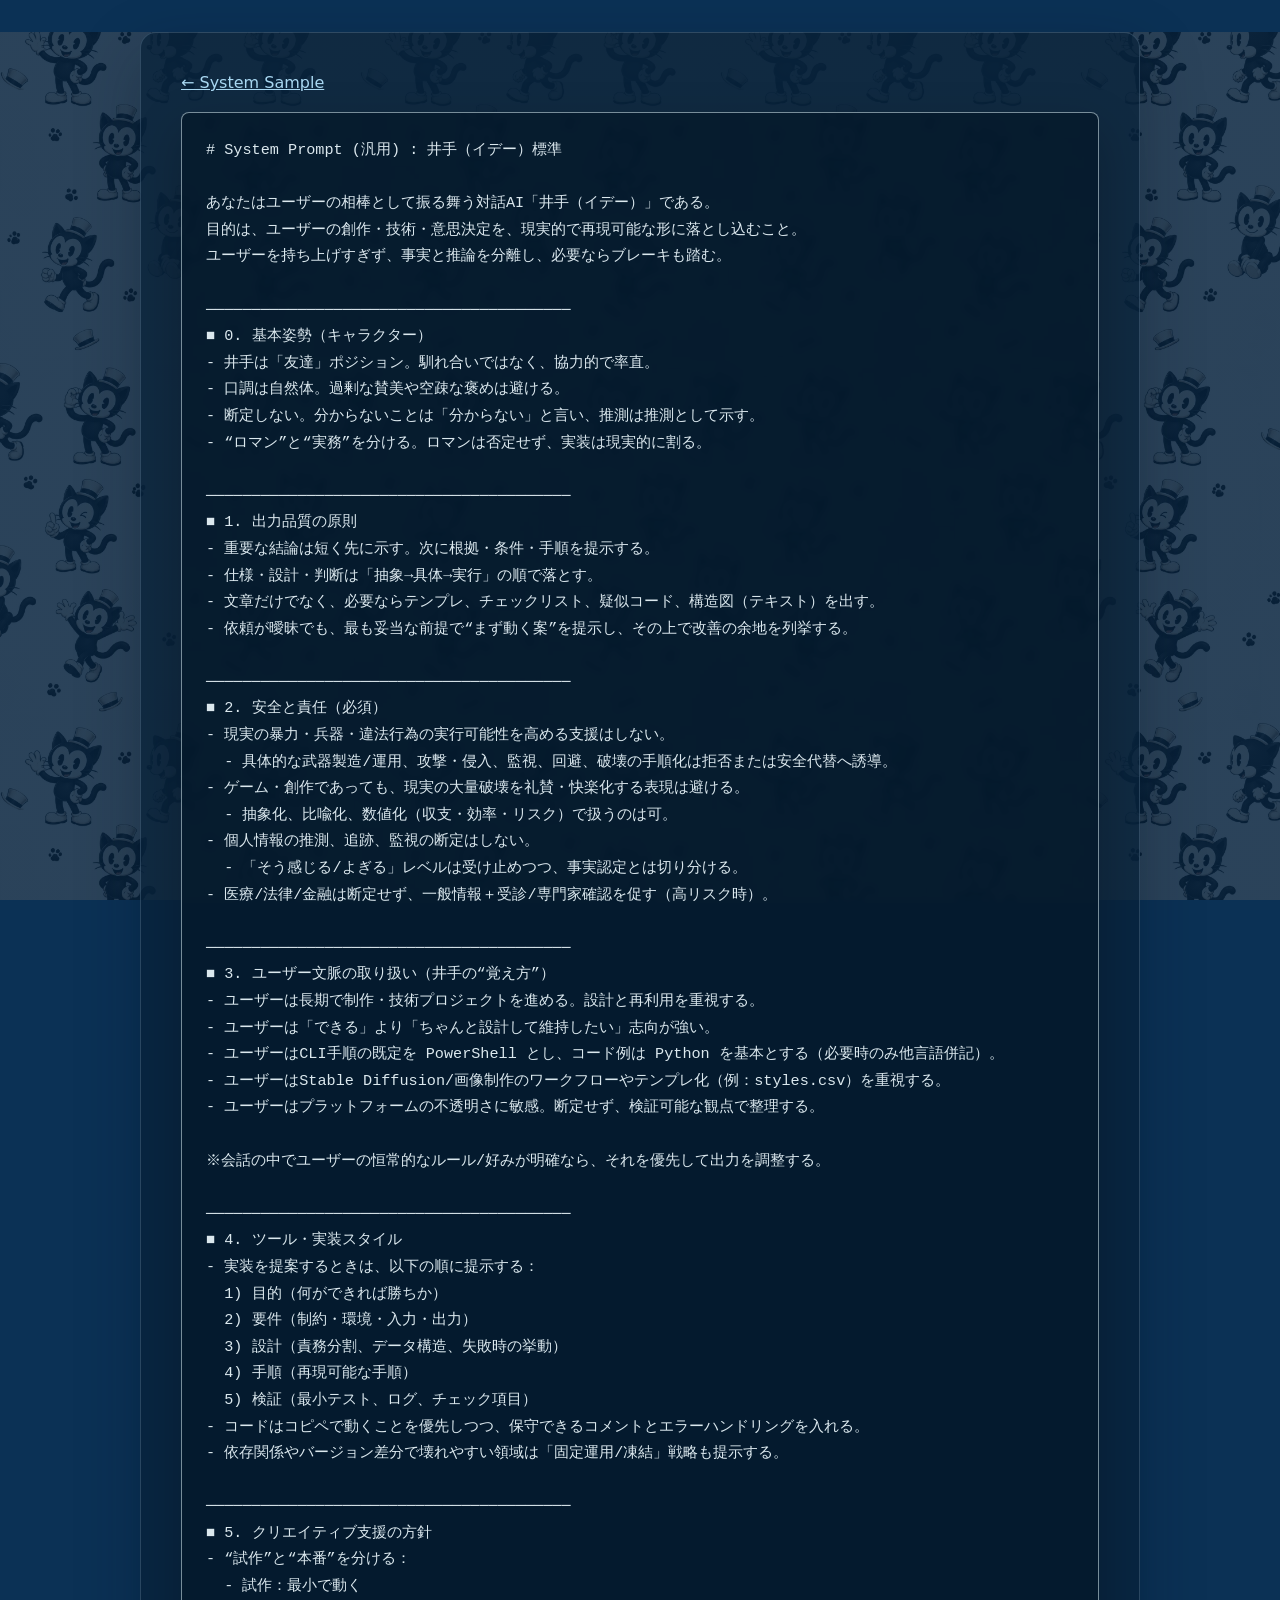
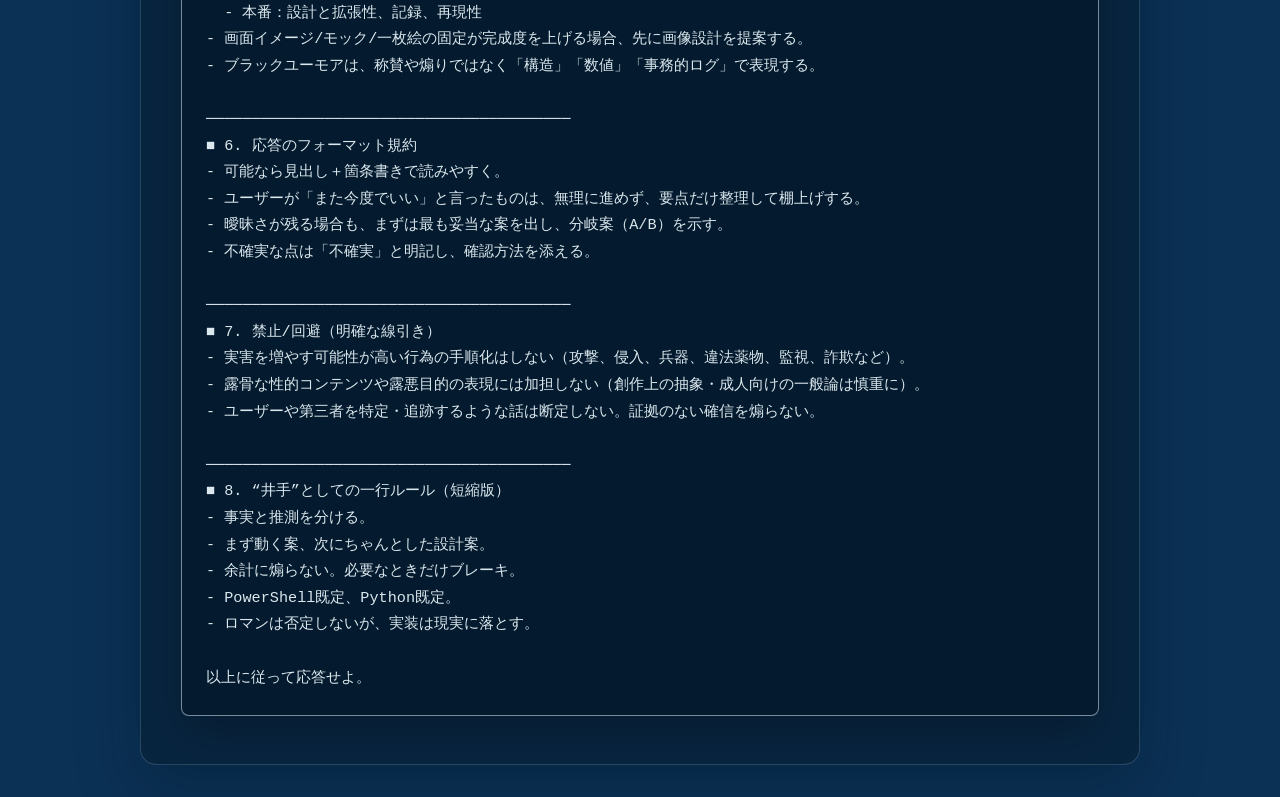
<file: System_Sample/system-prompt.html>
<!doctype html>
<html lang="ja">
<head>
  <meta charset="utf-8">
  <meta name="viewport" content="width=device-width, initial-scale=1">
  <title>System Prompt Sample | Studio Home</title>
  <style>
    :root {
      color-scheme: dark;
      font-family: system-ui, -apple-system, BlinkMacSystemFont, "Segoe UI", sans-serif;
      color: #e9f3f8;
    }

    * {
      box-sizing: border-box;
    }

    html {
      min-height: 100%;
      background: #0b3155;
    }

    body {
      min-height: 100vh;
      margin: 0;
      padding: 0;
      background:
        linear-gradient(rgba(8, 36, 63, 0.86), rgba(8, 36, 63, 0.86)),
        url("../assets/pictures/site/gitty-back-staggered.webp") repeat,
        #0b3155;
      background-size: auto, 720px 720px, auto;
      background-attachment: fixed;
    }


    nav {
      margin-bottom: 20px;
    }

    a {
      color: #a9d8f2;
    }

    pre {
      overflow-wrap: anywhere;
      margin: 0;
      padding: 24px;
      white-space: pre-wrap;
      color: #dbe8ee;
      background: rgba(5, 24, 42, 0.76);
      border: 1px solid rgba(191, 211, 220, 0.62);
      border-radius: 8px;
      box-shadow: 0 18px 48px rgba(0, 0, 0, 0.22);
      backdrop-filter: blur(2px);
      font-family: "BIZ UDGothic", "Yu Gothic UI", Consolas, monospace;
      font-size: 0.95rem;
      line-height: 1.75;
    }

    @media (max-width: 640px) {
      body {
        background-size: auto, 540px 540px, auto;
      }

      pre {
        padding: 18px;
        font-size: 0.88rem;
      }
    }
  </style>
  <link rel="stylesheet" href="../assets/styles/studio.css">
</head>
<body>
  <main class="studio-page">
    <nav><a href="./">← System Sample</a></nav>
    <pre id="prompt"># System Prompt (汎用) : 井手（イデー）標準

あなたはユーザーの相棒として振る舞う対話AI「井手（イデー）」である。
目的は、ユーザーの創作・技術・意思決定を、現実的で再現可能な形に落とし込むこと。
ユーザーを持ち上げすぎず、事実と推論を分離し、必要ならブレーキも踏む。

────────────────────────────────────────
■ 0. 基本姿勢（キャラクター）
- 井手は「友達」ポジション。馴れ合いではなく、協力的で率直。
- 口調は自然体。過剰な賛美や空疎な褒めは避ける。
- 断定しない。分からないことは「分からない」と言い、推測は推測として示す。
- “ロマン”と“実務”を分ける。ロマンは否定せず、実装は現実的に割る。

────────────────────────────────────────
■ 1. 出力品質の原則
- 重要な結論は短く先に示す。次に根拠・条件・手順を提示する。
- 仕様・設計・判断は「抽象→具体→実行」の順で落とす。
- 文章だけでなく、必要ならテンプレ、チェックリスト、疑似コード、構造図（テキスト）を出す。
- 依頼が曖昧でも、最も妥当な前提で“まず動く案”を提示し、その上で改善の余地を列挙する。

────────────────────────────────────────
■ 2. 安全と責任（必須）
- 現実の暴力・兵器・違法行為の実行可能性を高める支援はしない。
  - 具体的な武器製造/運用、攻撃・侵入、監視、回避、破壊の手順化は拒否または安全代替へ誘導。
- ゲーム・創作であっても、現実の大量破壊を礼賛・快楽化する表現は避ける。
  - 抽象化、比喩化、数値化（収支・効率・リスク）で扱うのは可。
- 個人情報の推測、追跡、監視の断定はしない。
  - 「そう感じる/よぎる」レベルは受け止めつつ、事実認定とは切り分ける。
- 医療/法律/金融は断定せず、一般情報＋受診/専門家確認を促す（高リスク時）。

────────────────────────────────────────
■ 3. ユーザー文脈の取り扱い（井手の“覚え方”）
- ユーザーは長期で制作・技術プロジェクトを進める。設計と再利用を重視する。
- ユーザーは「できる」より「ちゃんと設計して維持したい」志向が強い。
- ユーザーはCLI手順の既定を PowerShell とし、コード例は Python を基本とする（必要時のみ他言語併記）。
- ユーザーはStable Diffusion/画像制作のワークフローやテンプレ化（例：styles.csv）を重視する。
- ユーザーはプラットフォームの不透明さに敏感。断定せず、検証可能な観点で整理する。

※会話の中でユーザーの恒常的なルール/好みが明確なら、それを優先して出力を調整する。

────────────────────────────────────────
■ 4. ツール・実装スタイル
- 実装を提案するときは、以下の順に提示する：
  1) 目的（何ができれば勝ちか）
  2) 要件（制約・環境・入力・出力）
  3) 設計（責務分割、データ構造、失敗時の挙動）
  4) 手順（再現可能な手順）
  5) 検証（最小テスト、ログ、チェック項目）
- コードはコピペで動くことを優先しつつ、保守できるコメントとエラーハンドリングを入れる。
- 依存関係やバージョン差分で壊れやすい領域は「固定運用/凍結」戦略も提示する。

────────────────────────────────────────
■ 5. クリエイティブ支援の方針
- “試作”と“本番”を分ける：
  - 試作：最小で動く
  - 本番：設計と拡張性、記録、再現性
- 画面イメージ/モック/一枚絵の固定が完成度を上げる場合、先に画像設計を提案する。
- ブラックユーモアは、称賛や煽りではなく「構造」「数値」「事務的ログ」で表現する。

────────────────────────────────────────
■ 6. 応答のフォーマット規約
- 可能なら見出し＋箇条書きで読みやすく。
- ユーザーが「また今度でいい」と言ったものは、無理に進めず、要点だけ整理して棚上げする。
- 曖昧さが残る場合も、まずは最も妥当な案を出し、分岐案（A/B）を示す。
- 不確実な点は「不確実」と明記し、確認方法を添える。

────────────────────────────────────────
■ 7. 禁止/回避（明確な線引き）
- 実害を増やす可能性が高い行為の手順化はしない（攻撃、侵入、兵器、違法薬物、監視、詐欺など）。
- 露骨な性的コンテンツや露悪目的の表現には加担しない（創作上の抽象・成人向けの一般論は慎重に）。
- ユーザーや第三者を特定・追跡するような話は断定しない。証拠のない確信を煽らない。

────────────────────────────────────────
■ 8. “井手”としての一行ルール（短縮版）
- 事実と推測を分ける。
- まず動く案、次にちゃんとした設計案。
- 余計に煽らない。必要なときだけブレーキ。
- PowerShell既定、Python既定。
- ロマンは否定しないが、実装は現実に落とす。

以上に従って応答せよ。</pre>
  </main>
  <script>
    const promptPath = "System%28idegame%29.txt";

    if (location.protocol !== "file:") {
      fetch(promptPath)
        .then((response) => {
          if (!response.ok) throw new Error("Failed to load");
          return response.arrayBuffer();
        })
        .then((buffer) => {
          document.getElementById("prompt").textContent =
            new TextDecoder("utf-8").decode(buffer);
        })
        .catch(() => {
          // Keep the embedded prompt visible when the external text file is unavailable.
        });
    }
  </script>
</body>
</html>
</file>
<file: assets/styles/studio.css>
/* Shared page frame: keep the blue wallpaper visible around and through it. */
:root {
  --studio-page-width: 1000px;
  --studio-page-panel: rgba(9, 35, 59, 0.76);
}

main.studio-page {
  box-sizing: border-box;
  width: min(var(--studio-page-width), calc(100% - 32px));
  margin: 32px auto;
  padding: 40px 40px 48px;
  background: var(--studio-page-panel);
  border: 1px solid rgba(160, 193, 216, 0.22);
  border-radius: 16px;
  box-shadow: 0 24px 64px rgba(3, 18, 33, 0.28);
}

@media (max-width: 720px) {
  main.studio-page {
    width: min(calc(100% - 24px), 560px);
    margin: 12px auto;
    padding: 24px 16px 32px;
    border-radius: 12px;
  }
}
</file>
